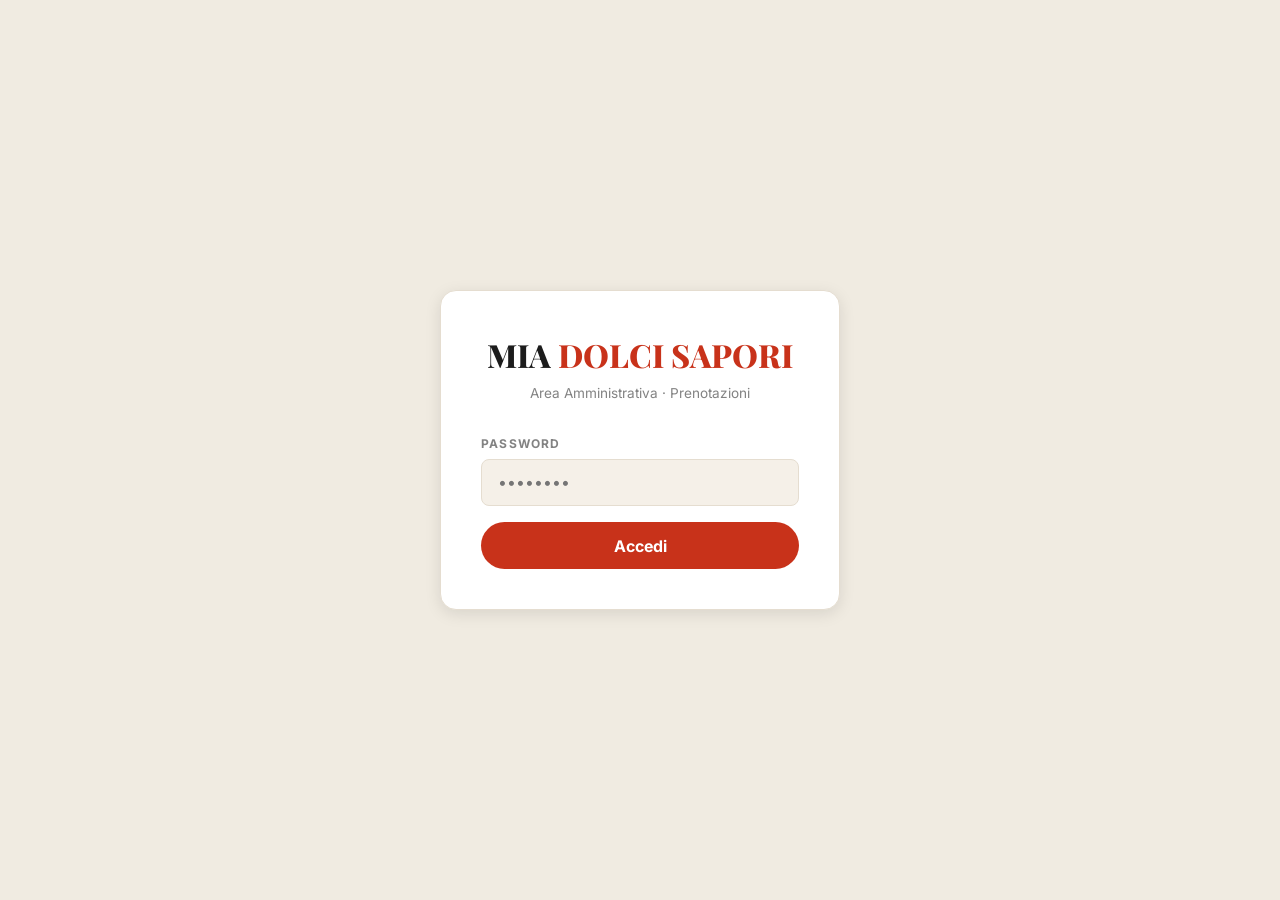
<file: admin.html>
<!DOCTYPE html>
<html lang="it">
<head>
  <meta charset="UTF-8"/>
  <meta name="viewport" content="width=device-width, initial-scale=1.0"/>
  <title>MIA DOLCI SAPORI — Admin Prenotazioni</title>
  <meta name="robots" content="noindex, nofollow"/>
  <link rel="preconnect" href="https://fonts.googleapis.com"/>
  <link rel="preconnect" href="https://fonts.gstatic.com" crossorigin/>
  <link href="https://fonts.googleapis.com/css2?family=Playfair+Display:wght@600;700;800&family=Inter:wght@400;500;600;700&display=swap" rel="stylesheet"/>
  <link rel="stylesheet" href="css/admin.css">
</head>
<body>

<div class="login-wrap" id="login-wrap">
  <div class="login-card">
    <div class="login-logo">MIA <span>DOLCI SAPORI</span></div>
    <div class="login-sub">Area Amministrativa · Prenotazioni</div>
    <label for="pwd">Password</label>
    <input type="password" id="pwd" placeholder="••••••••">
    <button class="btn-login" onclick="doLogin()">Accedi</button>
    <div class="login-error" id="login-error">Password non corretta. Riprova.</div>
  </div>
</div>

<div class="admin-wrap" id="admin-wrap">

  <header class="admin-header">
    <div>
      <div class="admin-logo">MIA <span>DOLCI SAPORI</span></div>
      <div class="admin-logo-sub">Pannello Prenotazioni</div>
    </div>
    <div class="header-right">
      <div class="day-nav">
        <button class="day-nav-btn" onclick="prevDay()">‹</button>
        <div class="day-nav-center">
          <div class="day-nav-label" id="day-label">Oggi</div>
          <div class="day-nav-full" id="day-full"></div>
        </div>
        <button class="day-nav-btn" onclick="nextDay()">›</button>
        <button class="day-nav-today" onclick="goToday()">Oggi</button>
      </div>
      <button class="btn-logout" onclick="doLogout()">Esci</button>
    </div>
  </header>

  <main class="admin-main">

    <div class="stats-row" id="stats-row">
      <div class="stat-card"><div class="s-lbl">Prenotazioni</div><div class="s-val" id="s-total">–</div></div>
      <div class="stat-card"><div class="s-lbl">In attesa</div><div class="s-val amber" id="s-new">–</div></div>
      <div class="stat-card"><div class="s-lbl">Arrivati</div><div class="s-val green" id="s-confirmed">–</div></div>
      <div class="stat-card"><div class="s-lbl">Coperti attesi</div><div class="s-val red" id="s-guests">–</div></div>
    </div>

    <div class="toolbar">
      <div class="toolbar-search">
        <span class="search-icon">🔍</span>
        <input type="text" id="search-input" placeholder="Cerca nome o telefono..." oninput="renderTable()">
      </div>
      <select id="filter-status" onchange="renderTable()">
        <option value="">Tutti gli stati</option>
        <option value="new">In attesa</option>
        <option value="confirmed">Arrivati</option>
        <option value="cancelled">Cancellate</option>
      </select>
      <div class="spacer"></div>
      <button class="btn-export" onclick="exportCSV()">⬇ Esporta CSV</button>
    </div>

    <div class="table-card">
      <div class="table-scroll">
        <table id="bookings-table">
          <thead>
            <tr>
              <th>Cliente</th>
              <th>Data</th>
              <th>Orario</th>
              <th>Pers.</th>
              <th>Stato</th>
              <th>Note</th>
              <th>Inviata il</th>
              <th>Azioni</th>
            </tr>
          </thead>
          <tbody id="table-body">
            <tr><td colspan="8"><div class="empty-state"><div class="icon">📋</div><p>Nessuna prenotazione ancora.</p></div></td></tr>
          </tbody>
        </table>
      </div>
      <div class="table-footer">
        <span id="table-count">0 prenotazioni</span>
        <span id="table-updated" style="font-style:italic;"></span>
      </div>
    </div>

  </main>
</div>

<div class="modal-overlay" id="modal-overlay" onclick="closeModal(event)">
  <div class="modal" id="modal">
    <div class="modal-header">
      <h3 id="modal-name">–</h3>
      <button class="modal-close" onclick="closeModalDirect()">✕</button>
    </div>
    <div id="modal-body"></div>
    <div class="modal-actions" id="modal-actions"></div>
  </div>
</div>

<script src="js/admin.js"></script>
</body>
</html>
</file>
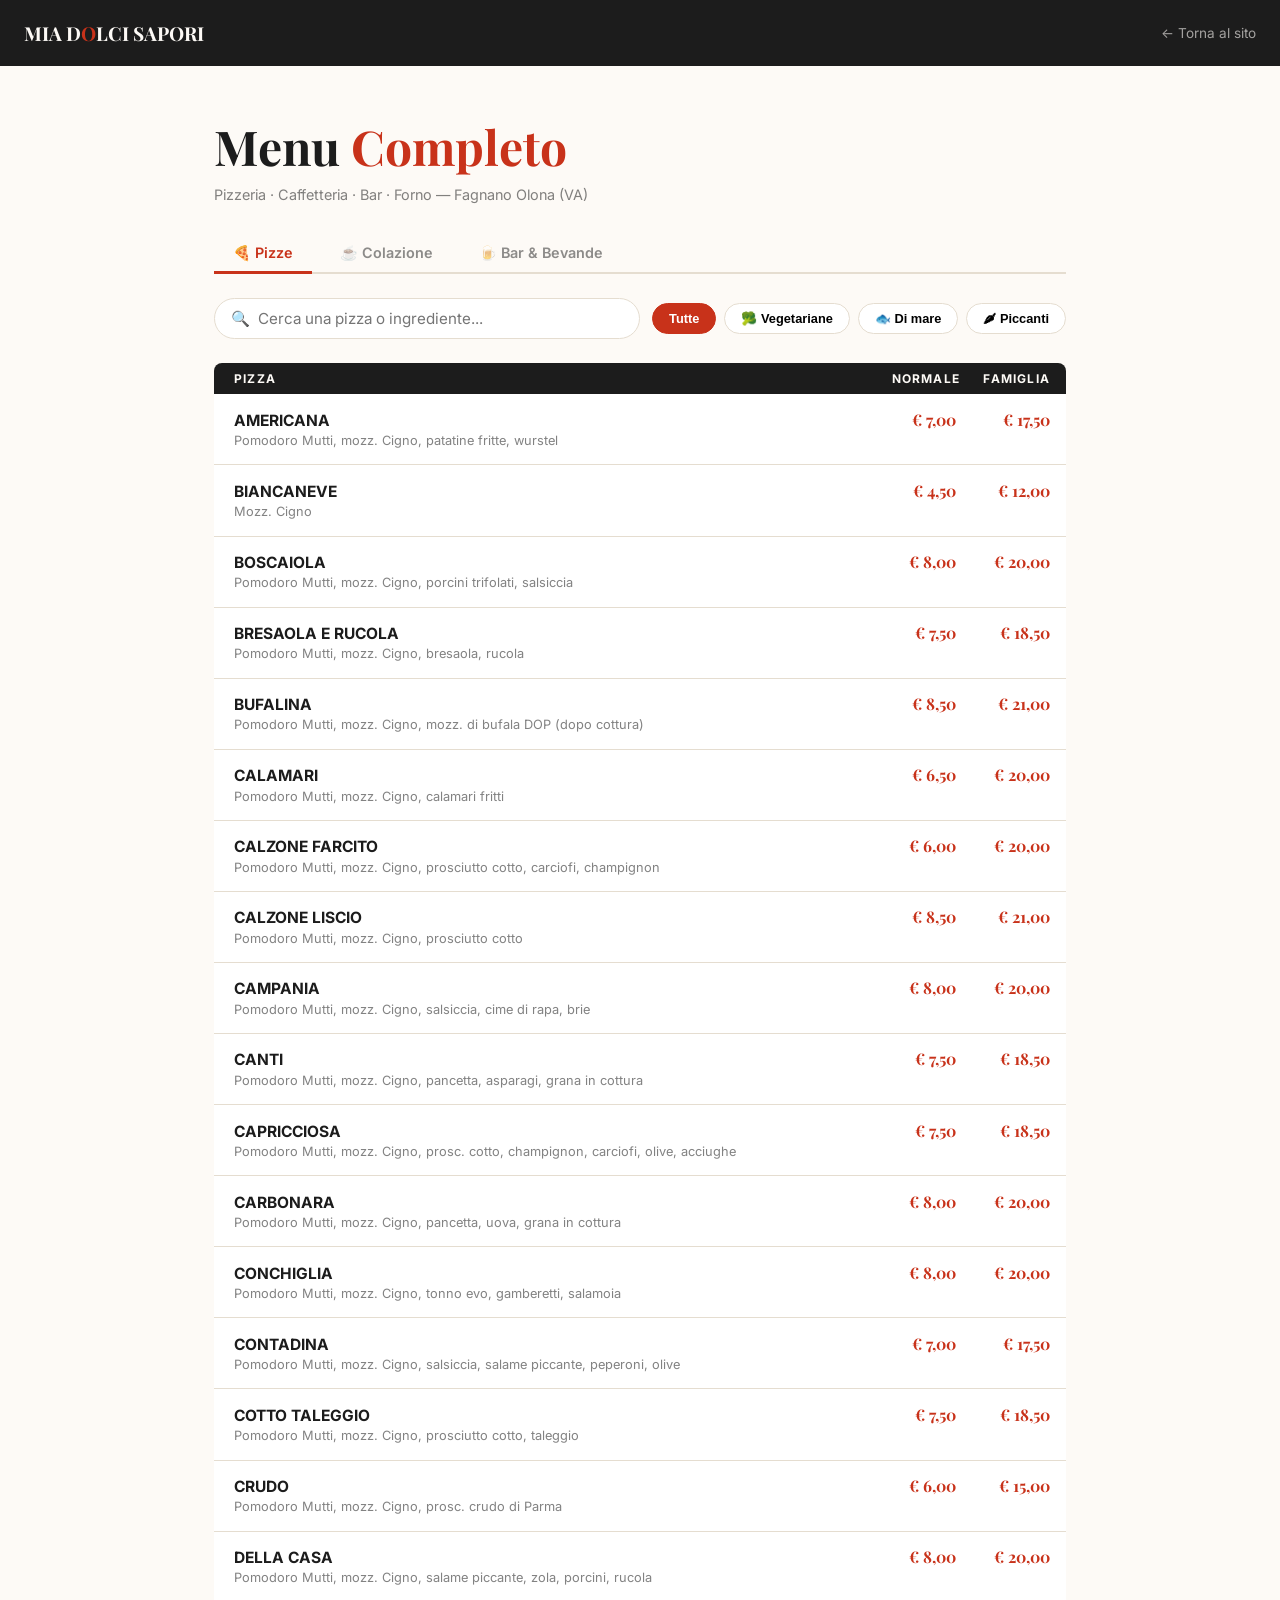
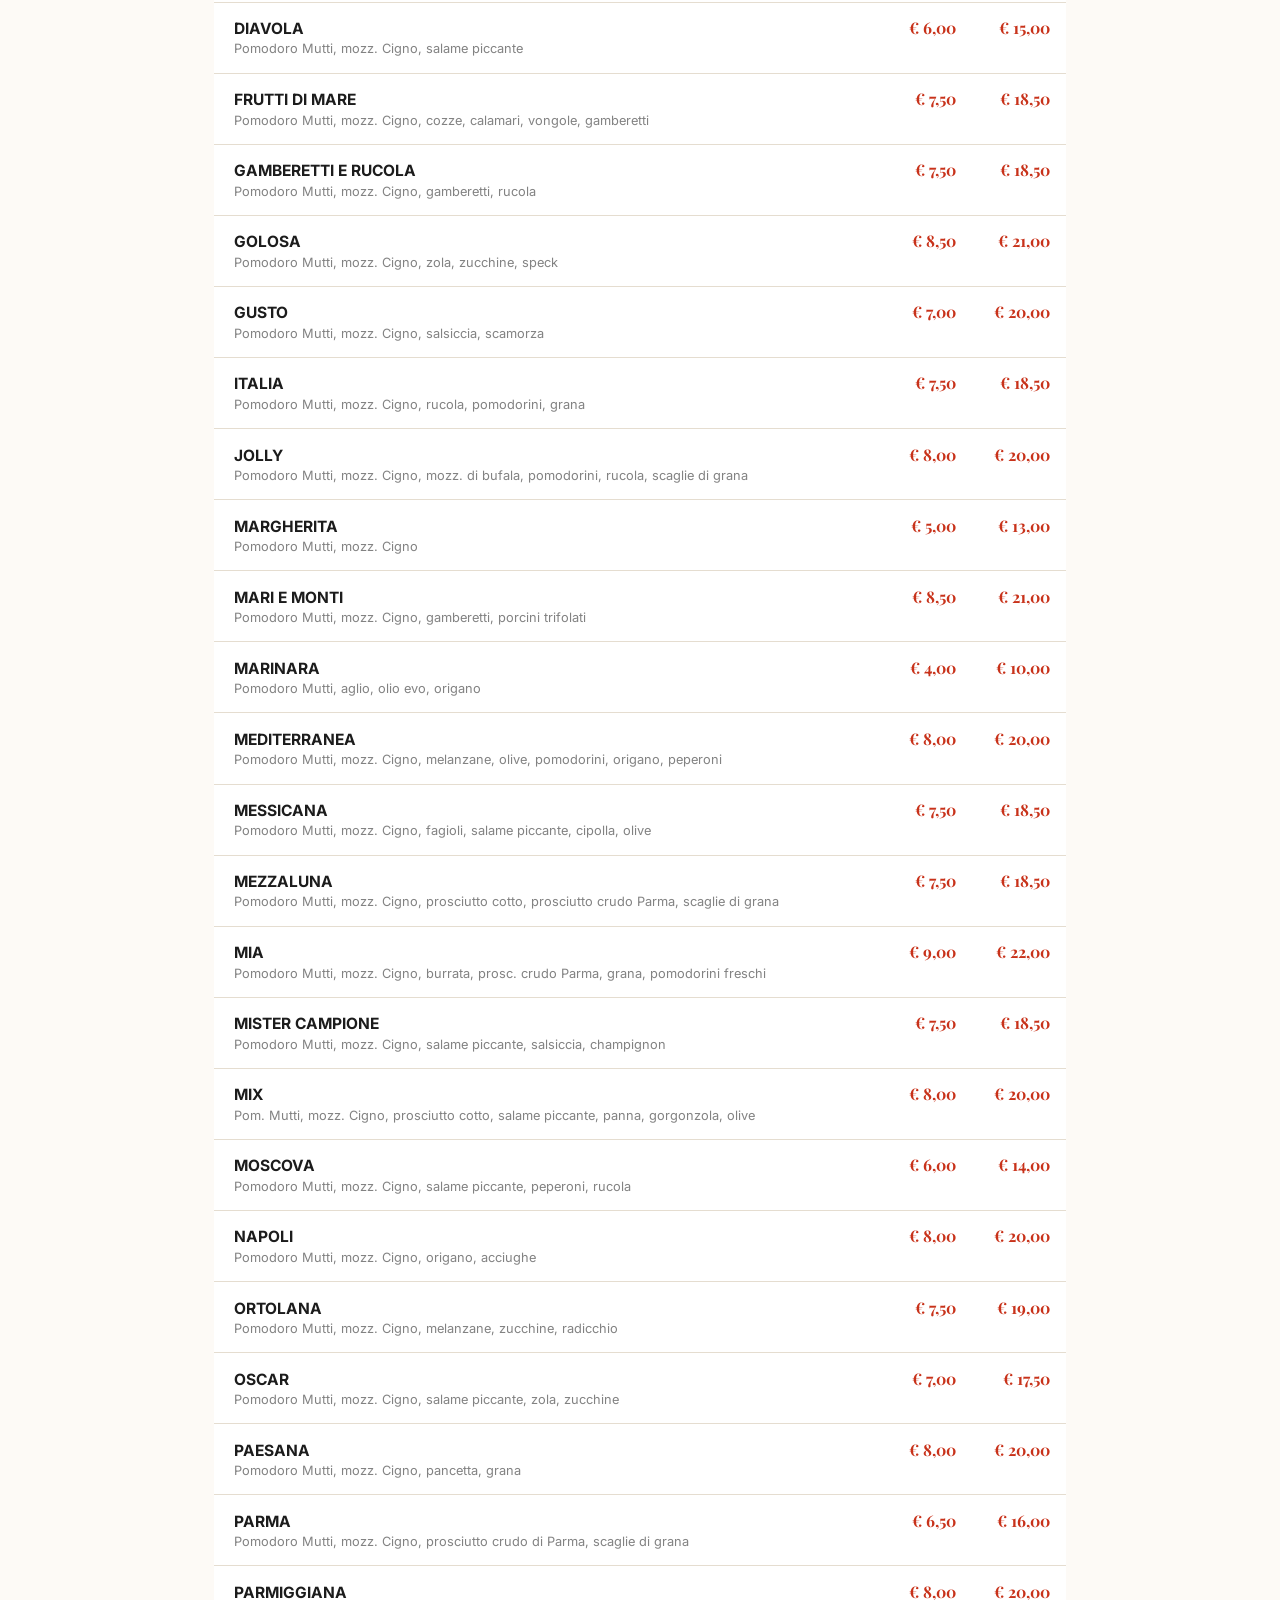
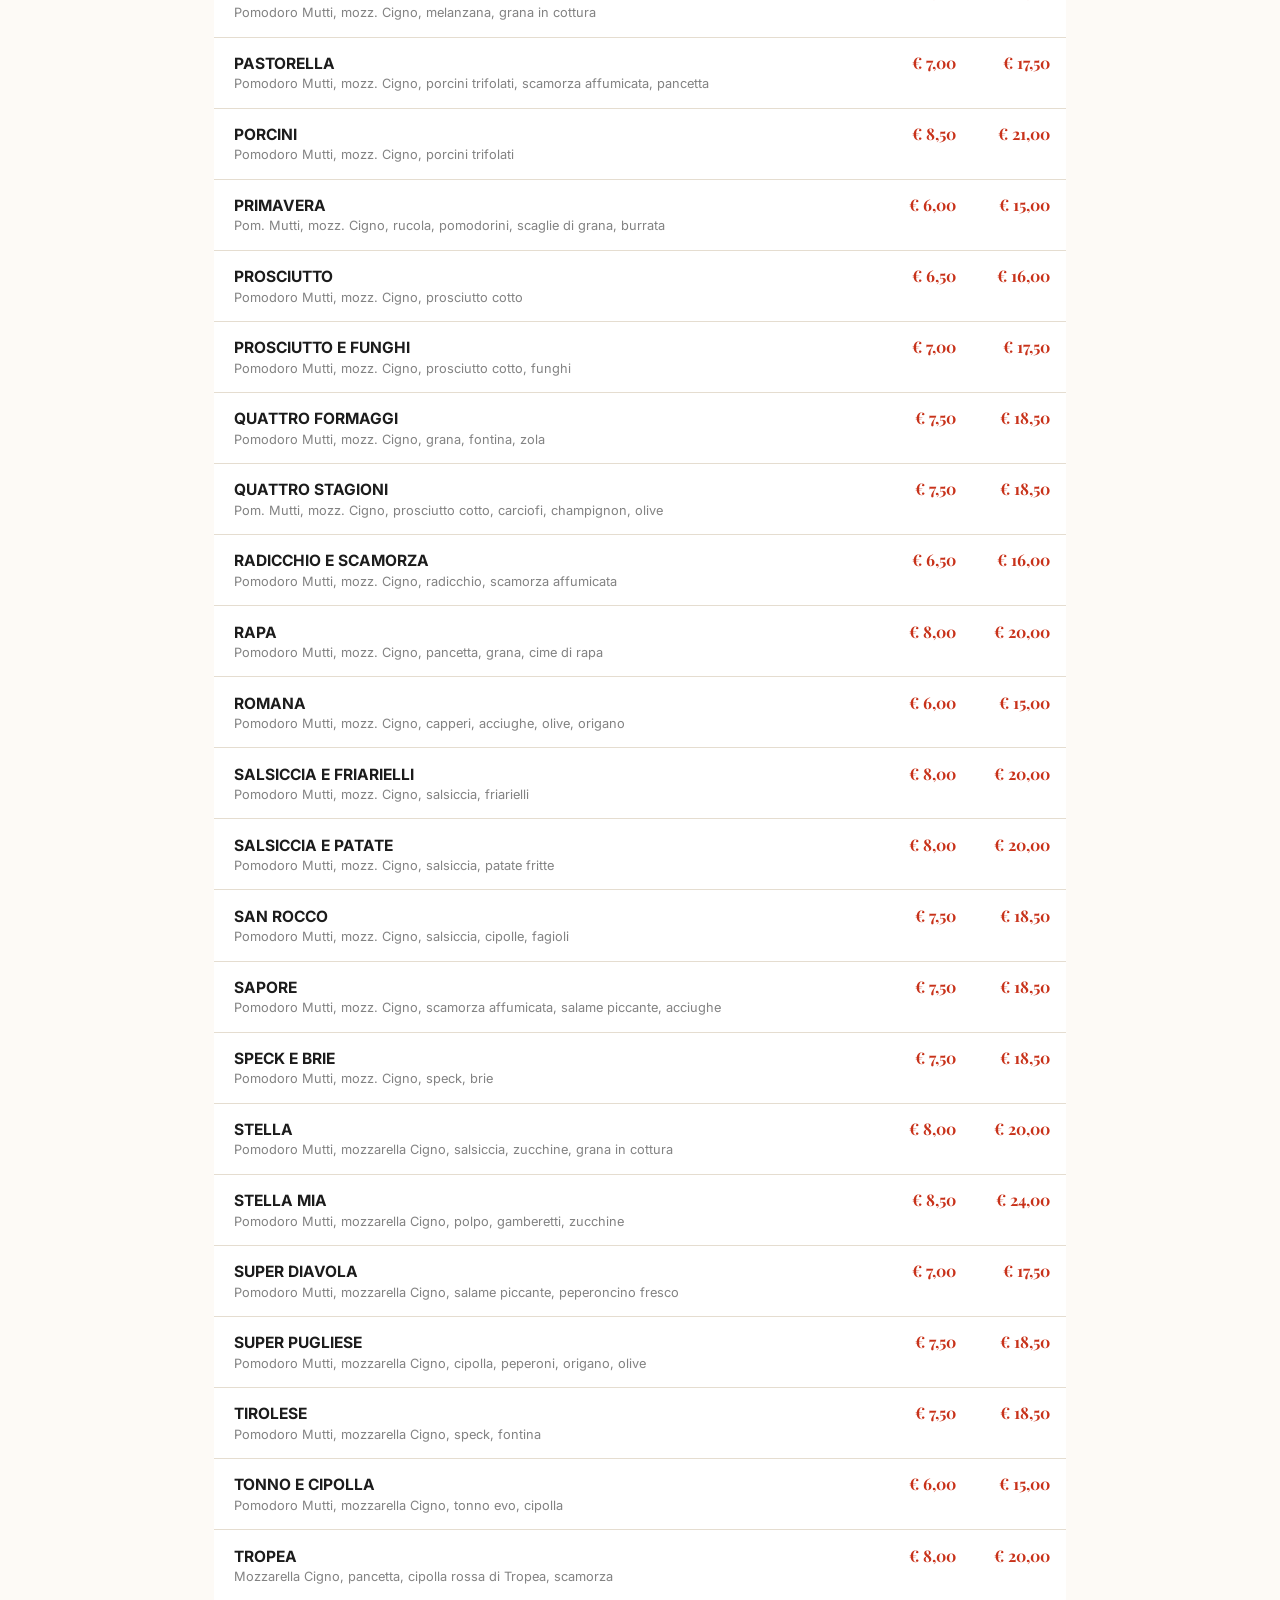
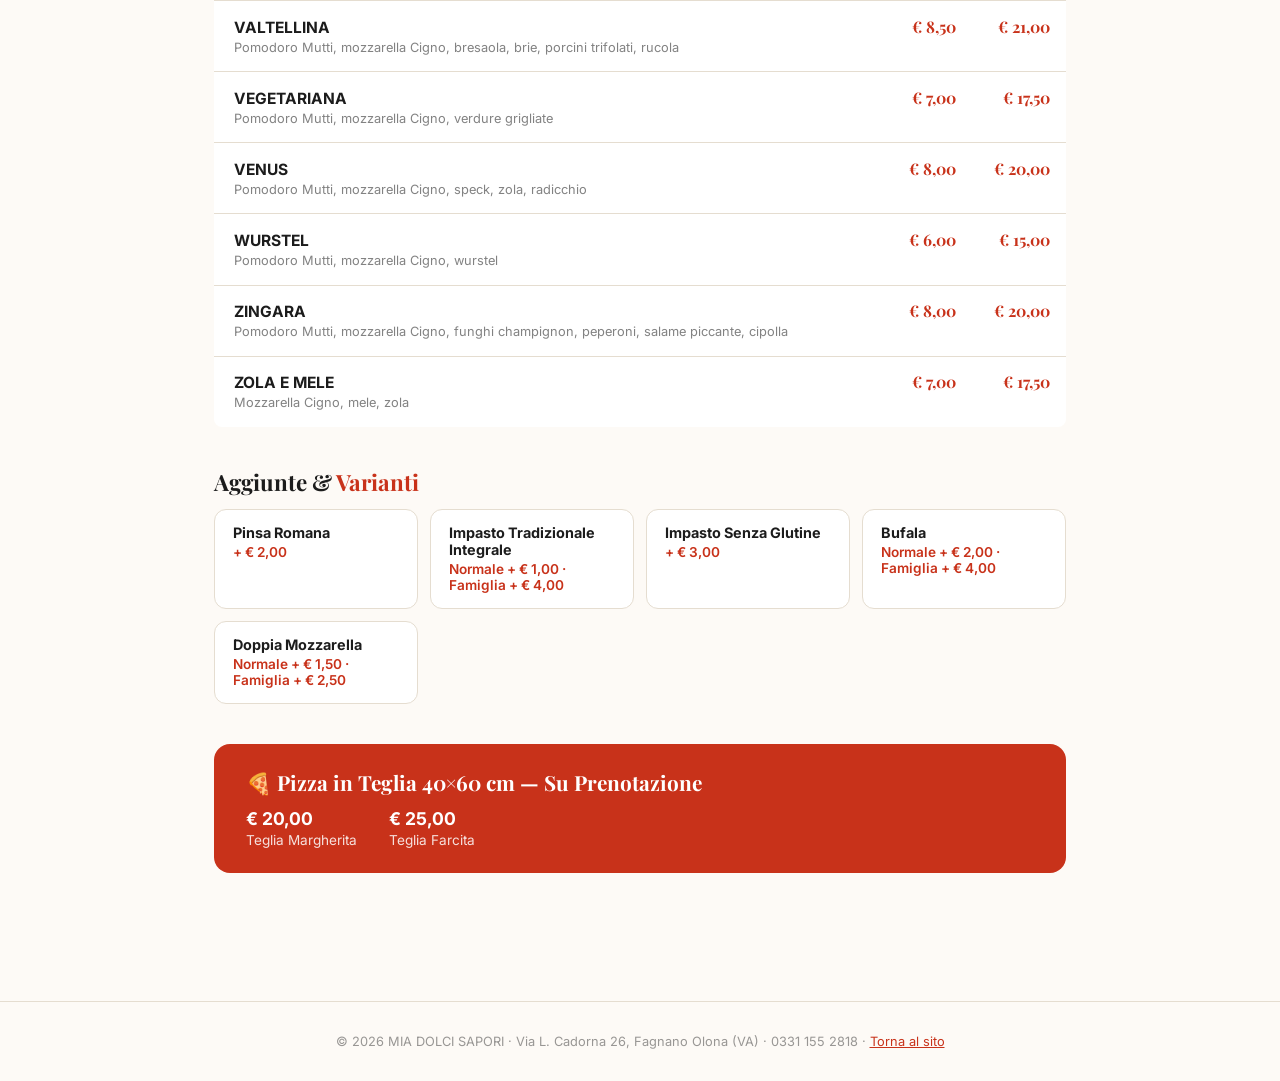
<file: menu.html>
<!DOCTYPE html>
<html lang="it">
<head>
    <meta charset="UTF-8"/>
    <meta name="viewport" content="width=device-width, initial-scale=1.0"/>
    <title>Menu Completo — MIA DOLCI SAPORI</title>
    <link href="https://fonts.googleapis.com/css2?family=Playfair+Display:wght@600;700&family=Inter:wght@400;500;600&display=swap" rel="stylesheet"/>
    <style>
        *, *::before, *::after { box-sizing: border-box; margin: 0; padding: 0; }
        body { font-family: 'Inter', sans-serif; background: #FDFAF6; color: #1C1C1C; }
        a { color: #C8321A; }

        header {
            background: #1C1C1C; padding: 1.25rem 1.5rem;
            display: flex; align-items: center; gap: 1rem;
        }
        .logo { font-family: 'Playfair Display', serif; font-size: 1.2rem; font-weight: 700; color: #FDFAF6; }
        .logo span { color: #C8321A; }
        header a { color: rgba(253,250,246,.6); font-size: .85rem; margin-left: auto; text-decoration: none; }
        header a:hover { color: #FDFAF6; }

        .page { max-width: 900px; margin-inline: auto; padding: 3rem 1.5rem 5rem; }

        h1 { font-family: 'Playfair Display', serif; font-size: clamp(2rem,5vw,3rem); color: #1C1C1C; }
        h1 span { color: #C8321A; }
        .subtitle { margin-top: .5rem; color: rgba(28,28,28,.55); font-size: .9rem; }

        .tab-nav {
            display: flex; gap: .5rem; flex-wrap: wrap;
            margin: 2rem 0 0;
            border-bottom: 2px solid #E5DDD0;
            padding-bottom: 0;
        }
        .tab-btn {
            padding: .55rem 1.2rem; border: none; background: none;
            font-family: inherit; font-size: .9rem; font-weight: 600;
            cursor: pointer; color: rgba(28,28,28,.5);
            border-bottom: 3px solid transparent; margin-bottom: -2px;
            transition: all .15s;
        }
        .tab-btn.active { color: #C8321A; border-bottom-color: #C8321A; }
        .tab-btn:hover:not(.active) { color: #1C1C1C; }

        .tab-panel { display: none; }
        .tab-panel.active { display: block; }

        .search-bar {
            margin: 1.5rem 0 1rem;
            display: flex; gap: .75rem; flex-wrap: wrap; align-items: center;
        }
        .search-bar input {
            flex: 1; min-width: 200px;
            padding: .65rem 1rem; border: 1.5px solid #E5DDD0; border-radius: 100px;
            font-family: inherit; font-size: .95rem; background: #fff; outline: none;
        }
        .search-bar input:focus { border-color: #C8321A; }
        .filter-btns { display: flex; gap: .5rem; flex-wrap: wrap; }
        .filter-btn {
            padding: .45rem 1rem; border-radius: 100px; border: 1.5px solid #E5DDD0;
            background: #fff; font-size: .8rem; font-weight: 600; cursor: pointer;
            transition: all .15s;
        }
        .filter-btn.active, .filter-btn:hover { background: #C8321A; color: #fff; border-color: #C8321A; }

        .col-header {
            display: grid; grid-template-columns: 1fr 80px 90px;
            padding: .5rem 1rem .5rem 1.25rem;
            background: #1C1C1C; color: #FDFAF6; border-radius: .5rem .5rem 0 0;
            font-size: .75rem; font-weight: 700; text-transform: uppercase; letter-spacing: .1em;
            margin-top: 1.5rem;
        }
        .col-header span:not(:first-child) { text-align: right; }
        .col-header-2 {
            display: grid; grid-template-columns: 1fr 90px;
            padding: .5rem 1rem .5rem 1.25rem;
            background: #1C1C1C; color: #FDFAF6; border-radius: .5rem .5rem 0 0;
            font-size: .75rem; font-weight: 700; text-transform: uppercase; letter-spacing: .1em;
            margin-top: 1.5rem;
        }
        .col-header-2 span:last-child { text-align: right; }

        .menu-list { list-style: none; }
        .menu-item {
            display: grid; grid-template-columns: 1fr 80px 90px;
            align-items: baseline; gap: .25rem;
            padding: .9rem 1rem .9rem 1.25rem;
            border-bottom: 1px solid #E5DDD0;
            background: #fff;
            transition: background .15s;
        }
        .menu-item-2 {
            display: grid; grid-template-columns: 1fr 90px;
            align-items: baseline; gap: .25rem;
            padding: .9rem 1rem .9rem 1.25rem;
            border-bottom: 1px solid #E5DDD0;
            background: #fff;
            transition: background .15s;
        }
        .menu-item:last-child, .menu-item-2:last-child { border-bottom: none; border-radius: 0 0 .5rem .5rem; }
        .menu-item:hover, .menu-item-2:hover { background: #F5F0E8; }
        .menu-item.hidden { display: none; }

        .item-name { font-weight: 700; font-size: .97rem; color: #1C1C1C; }
        .item-desc { font-size: .8rem; color: rgba(28,28,28,.55); margin-top: .15rem; line-height: 1.4; }
        .price { font-family: 'Playfair Display', serif; font-weight: 700; font-size: 1rem; color: #C8321A; text-align: right; }

        .section-title {
            margin-top: 2.5rem; margin-bottom: .75rem;
            font-family: 'Playfair Display', serif; font-size: 1.4rem; font-weight: 700;
            color: #1C1C1C;
        }
        .section-title span { color: #C8321A; }

        .extras-grid {
            display: grid; grid-template-columns: repeat(auto-fit, minmax(200px, 1fr)); gap: .75rem;
            margin-top: .75rem;
        }
        .extra-card {
            background: #fff; border: 1px solid #E5DDD0; border-radius: .75rem;
            padding: .9rem 1.1rem;
        }
        .extra-name { font-weight: 700; font-size: .9rem; color: #1C1C1C; }
        .extra-price { font-size: .85rem; color: #C8321A; font-weight: 600; margin-top: .2rem; }

        .teglia-banner {
            margin-top: 2.5rem; background: #C8321A; color: #fff;
            border-radius: 1rem; padding: 1.5rem 2rem;
        }
        .teglia-banner h2 { font-family: 'Playfair Display', serif; font-size: 1.3rem; margin-bottom: .75rem; }
        .teglia-grid { display: flex; gap: 2rem; flex-wrap: wrap; }
        .teglia-item strong { display: block; font-size: 1.1rem; }
        .teglia-item span { font-size: .85rem; opacity: .85; }

        .no-results { padding: 2rem; text-align: center; color: rgba(28,28,28,.45); font-style: italic; }

        .bar-grid {
            display: grid; grid-template-columns: repeat(auto-fit, minmax(260px, 1fr)); gap: 1.5rem;
            margin-top: .5rem;
        }

        footer { text-align: center; padding: 2rem 1rem; font-size: .8rem; color: rgba(28,28,28,.45); border-top: 1px solid #E5DDD0; margin-top: 3rem; }
    </style>
</head>
<body>

<header>
    <div class="logo">MIA D<span>O</span>LCI SAPORI</div>
    <a href="index.html">← Torna al sito</a>
</header>

<div class="page">
    <h1>Menu <span>Completo</span></h1>
    <p class="subtitle">Pizzeria · Caffetteria · Bar · Forno — Fagnano Olona (VA)</p>

    <nav class="tab-nav">
        <button class="tab-btn active" onclick="showTab('pizze', this)">🍕 Pizze</button>
        <button class="tab-btn" onclick="showTab('colazione', this)">☕ Colazione</button>
        <button class="tab-btn" onclick="showTab('bar', this)">🍺 Bar &amp; Bevande</button>
    </nav>

    <!-- ===== TAB PIZZE ===== -->
    <div class="tab-panel active" id="tab-pizze">
        <div class="search-bar">
            <input type="text" id="searchInput" placeholder="🔍  Cerca una pizza o ingrediente..." oninput="filterMenu()"/>
            <div class="filter-btns">
                <button class="filter-btn active" onclick="filterTag('all', this)">Tutte</button>
                <button class="filter-btn" onclick="filterTag('vegetariana', this)">🥦 Vegetariane</button>
                <button class="filter-btn" onclick="filterTag('mare', this)">🐟 Di mare</button>
                <button class="filter-btn" onclick="filterTag('piccante', this)">🌶 Piccanti</button>
            </div>
        </div>

        <div class="col-header">
            <span>Pizza</span><span style="text-align:right">Normale</span><span style="text-align:right">Famiglia</span>
        </div>

        <ul class="menu-list" id="menuList">
            <li class="menu-item" data-tags="carne"><div><div class="item-name">AMERICANA</div><div class="item-desc">Pomodoro Mutti, mozz. Cigno, patatine fritte, wurstel</div></div><div class="price">€ 7,00</div><div class="price">€ 17,50</div></li>
            <li class="menu-item" data-tags="vegetariana bianca"><div><div class="item-name">BIANCANEVE</div><div class="item-desc">Mozz. Cigno</div></div><div class="price">€ 4,50</div><div class="price">€ 12,00</div></li>
            <li class="menu-item" data-tags="carne funghi"><div><div class="item-name">BOSCAIOLA</div><div class="item-desc">Pomodoro Mutti, mozz. Cigno, porcini trifolati, salsiccia</div></div><div class="price">€ 8,00</div><div class="price">€ 20,00</div></li>
            <li class="menu-item" data-tags="carne"><div><div class="item-name">BRESAOLA E RUCOLA</div><div class="item-desc">Pomodoro Mutti, mozz. Cigno, bresaola, rucola</div></div><div class="price">€ 7,50</div><div class="price">€ 18,50</div></li>
            <li class="menu-item" data-tags=""><div><div class="item-name">BUFALINA</div><div class="item-desc">Pomodoro Mutti, mozz. Cigno, mozz. di bufala DOP (dopo cottura)</div></div><div class="price">€ 8,50</div><div class="price">€ 21,00</div></li>
            <li class="menu-item" data-tags="mare"><div><div class="item-name">CALAMARI</div><div class="item-desc">Pomodoro Mutti, mozz. Cigno, calamari fritti</div></div><div class="price">€ 6,50</div><div class="price">€ 20,00</div></li>
            <li class="menu-item" data-tags="carne calzone"><div><div class="item-name">CALZONE FARCITO</div><div class="item-desc">Pomodoro Mutti, mozz. Cigno, prosciutto cotto, carciofi, champignon</div></div><div class="price">€ 6,00</div><div class="price">€ 20,00</div></li>
            <li class="menu-item" data-tags="carne calzone"><div><div class="item-name">CALZONE LISCIO</div><div class="item-desc">Pomodoro Mutti, mozz. Cigno, prosciutto cotto</div></div><div class="price">€ 8,50</div><div class="price">€ 21,00</div></li>
            <li class="menu-item" data-tags="carne"><div><div class="item-name">CAMPANIA</div><div class="item-desc">Pomodoro Mutti, mozz. Cigno, salsiccia, cime di rapa, brie</div></div><div class="price">€ 8,00</div><div class="price">€ 20,00</div></li>
            <li class="menu-item" data-tags="carne"><div><div class="item-name">CANTI</div><div class="item-desc">Pomodoro Mutti, mozz. Cigno, pancetta, asparagi, grana in cottura</div></div><div class="price">€ 7,50</div><div class="price">€ 18,50</div></li>
            <li class="menu-item" data-tags="carne"><div><div class="item-name">CAPRICCIOSA</div><div class="item-desc">Pomodoro Mutti, mozz. Cigno, prosc. cotto, champignon, carciofi, olive, acciughe</div></div><div class="price">€ 7,50</div><div class="price">€ 18,50</div></li>
            <li class="menu-item" data-tags="carne"><div><div class="item-name">CARBONARA</div><div class="item-desc">Pomodoro Mutti, mozz. Cigno, pancetta, uova, grana in cottura</div></div><div class="price">€ 8,00</div><div class="price">€ 20,00</div></li>
            <li class="menu-item" data-tags="mare"><div><div class="item-name">CONCHIGLIA</div><div class="item-desc">Pomodoro Mutti, mozz. Cigno, tonno evo, gamberetti, salamoia</div></div><div class="price">€ 8,00</div><div class="price">€ 20,00</div></li>
            <li class="menu-item" data-tags="carne piccante"><div><div class="item-name">CONTADINA</div><div class="item-desc">Pomodoro Mutti, mozz. Cigno, salsiccia, salame piccante, peperoni, olive</div></div><div class="price">€ 7,00</div><div class="price">€ 17,50</div></li>
            <li class="menu-item" data-tags="carne"><div><div class="item-name">COTTO TALEGGIO</div><div class="item-desc">Pomodoro Mutti, mozz. Cigno, prosciutto cotto, taleggio</div></div><div class="price">€ 7,50</div><div class="price">€ 18,50</div></li>
            <li class="menu-item" data-tags="carne"><div><div class="item-name">CRUDO</div><div class="item-desc">Pomodoro Mutti, mozz. Cigno, prosc. crudo di Parma</div></div><div class="price">€ 6,00</div><div class="price">€ 15,00</div></li>
            <li class="menu-item" data-tags="carne piccante"><div><div class="item-name">DELLA CASA</div><div class="item-desc">Pomodoro Mutti, mozz. Cigno, salame piccante, zola, porcini, rucola</div></div><div class="price">€ 8,00</div><div class="price">€ 20,00</div></li>
            <li class="menu-item" data-tags="carne piccante"><div><div class="item-name">DIAVOLA</div><div class="item-desc">Pomodoro Mutti, mozz. Cigno, salame piccante</div></div><div class="price">€ 6,00</div><div class="price">€ 15,00</div></li>
            <li class="menu-item" data-tags="mare"><div><div class="item-name">FRUTTI DI MARE</div><div class="item-desc">Pomodoro Mutti, mozz. Cigno, cozze, calamari, vongole, gamberetti</div></div><div class="price">€ 7,50</div><div class="price">€ 18,50</div></li>
            <li class="menu-item" data-tags="mare"><div><div class="item-name">GAMBERETTI E RUCOLA</div><div class="item-desc">Pomodoro Mutti, mozz. Cigno, gamberetti, rucola</div></div><div class="price">€ 7,50</div><div class="price">€ 18,50</div></li>
            <li class="menu-item" data-tags="vegetariana"><div><div class="item-name">GOLOSA</div><div class="item-desc">Pomodoro Mutti, mozz. Cigno, zola, zucchine, speck</div></div><div class="price">€ 8,50</div><div class="price">€ 21,00</div></li>
            <li class="menu-item" data-tags="carne"><div><div class="item-name">GUSTO</div><div class="item-desc">Pomodoro Mutti, mozz. Cigno, salsiccia, scamorza</div></div><div class="price">€ 7,00</div><div class="price">€ 20,00</div></li>
            <li class="menu-item" data-tags="vegetariana"><div><div class="item-name">ITALIA</div><div class="item-desc">Pomodoro Mutti, mozz. Cigno, rucola, pomodorini, grana</div></div><div class="price">€ 7,50</div><div class="price">€ 18,50</div></li>
            <li class="menu-item" data-tags="mare"><div><div class="item-name">JOLLY</div><div class="item-desc">Pomodoro Mutti, mozz. Cigno, mozz. di bufala, pomodorini, rucola, scaglie di grana</div></div><div class="price">€ 8,00</div><div class="price">€ 20,00</div></li>
            <li class="menu-item" data-tags="vegetariana"><div><div class="item-name">MARGHERITA</div><div class="item-desc">Pomodoro Mutti, mozz. Cigno</div></div><div class="price">€ 5,00</div><div class="price">€ 13,00</div></li>
            <li class="menu-item" data-tags="mare funghi"><div><div class="item-name">MARI E MONTI</div><div class="item-desc">Pomodoro Mutti, mozz. Cigno, gamberetti, porcini trifolati</div></div><div class="price">€ 8,50</div><div class="price">€ 21,00</div></li>
            <li class="menu-item" data-tags="vegetariana"><div><div class="item-name">MARINARA</div><div class="item-desc">Pomodoro Mutti, aglio, olio evo, origano</div></div><div class="price">€ 4,00</div><div class="price">€ 10,00</div></li>
            <li class="menu-item" data-tags="vegetariana"><div><div class="item-name">MEDITERRANEA</div><div class="item-desc">Pomodoro Mutti, mozz. Cigno, melanzane, olive, pomodorini, origano, peperoni</div></div><div class="price">€ 8,00</div><div class="price">€ 20,00</div></li>
            <li class="menu-item" data-tags="carne piccante"><div><div class="item-name">MESSICANA</div><div class="item-desc">Pomodoro Mutti, mozz. Cigno, fagioli, salame piccante, cipolla, olive</div></div><div class="price">€ 7,50</div><div class="price">€ 18,50</div></li>
            <li class="menu-item" data-tags="carne"><div><div class="item-name">MEZZALUNA</div><div class="item-desc">Pomodoro Mutti, mozz. Cigno, prosciutto cotto, prosciutto crudo Parma, scaglie di grana</div></div><div class="price">€ 7,50</div><div class="price">€ 18,50</div></li>
            <li class="menu-item" data-tags="carne"><div><div class="item-name">MIA</div><div class="item-desc">Pomodoro Mutti, mozz. Cigno, burrata, prosc. crudo Parma, grana, pomodorini freschi</div></div><div class="price">€ 9,00</div><div class="price">€ 22,00</div></li>
            <li class="menu-item" data-tags="carne piccante funghi"><div><div class="item-name">MISTER CAMPIONE</div><div class="item-desc">Pomodoro Mutti, mozz. Cigno, salame piccante, salsiccia, champignon</div></div><div class="price">€ 7,50</div><div class="price">€ 18,50</div></li>
            <li class="menu-item" data-tags="carne piccante"><div><div class="item-name">MIX</div><div class="item-desc">Pom. Mutti, mozz. Cigno, prosciutto cotto, salame piccante, panna, gorgonzola, olive</div></div><div class="price">€ 8,00</div><div class="price">€ 20,00</div></li>
            <li class="menu-item" data-tags="carne piccante"><div><div class="item-name">MOSCOVA</div><div class="item-desc">Pomodoro Mutti, mozz. Cigno, salame piccante, peperoni, rucola</div></div><div class="price">€ 6,00</div><div class="price">€ 14,00</div></li>
            <li class="menu-item" data-tags="mare"><div><div class="item-name">NAPOLI</div><div class="item-desc">Pomodoro Mutti, mozz. Cigno, origano, acciughe</div></div><div class="price">€ 8,00</div><div class="price">€ 20,00</div></li>
            <li class="menu-item" data-tags="vegetariana"><div><div class="item-name">ORTOLANA</div><div class="item-desc">Pomodoro Mutti, mozz. Cigno, melanzane, zucchine, radicchio</div></div><div class="price">€ 7,50</div><div class="price">€ 19,00</div></li>
            <li class="menu-item" data-tags="carne piccante"><div><div class="item-name">OSCAR</div><div class="item-desc">Pomodoro Mutti, mozz. Cigno, salame piccante, zola, zucchine</div></div><div class="price">€ 7,00</div><div class="price">€ 17,50</div></li>
            <li class="menu-item" data-tags="carne"><div><div class="item-name">PAESANA</div><div class="item-desc">Pomodoro Mutti, mozz. Cigno, pancetta, grana</div></div><div class="price">€ 8,00</div><div class="price">€ 20,00</div></li>
            <li class="menu-item" data-tags="carne"><div><div class="item-name">PARMA</div><div class="item-desc">Pomodoro Mutti, mozz. Cigno, prosciutto crudo di Parma, scaglie di grana</div></div><div class="price">€ 6,50</div><div class="price">€ 16,00</div></li>
            <li class="menu-item" data-tags="vegetariana"><div><div class="item-name">PARMIGGIANA</div><div class="item-desc">Pomodoro Mutti, mozz. Cigno, melanzana, grana in cottura</div></div><div class="price">€ 8,00</div><div class="price">€ 20,00</div></li>
            <li class="menu-item" data-tags="carne funghi"><div><div class="item-name">PASTORELLA</div><div class="item-desc">Pomodoro Mutti, mozz. Cigno, porcini trifolati, scamorza affumicata, pancetta</div></div><div class="price">€ 7,00</div><div class="price">€ 17,50</div></li>
            <li class="menu-item" data-tags="funghi"><div><div class="item-name">PORCINI</div><div class="item-desc">Pomodoro Mutti, mozz. Cigno, porcini trifolati</div></div><div class="price">€ 8,50</div><div class="price">€ 21,00</div></li>
            <li class="menu-item" data-tags="vegetariana"><div><div class="item-name">PRIMAVERA</div><div class="item-desc">Pom. Mutti, mozz. Cigno, rucola, pomodorini, scaglie di grana, burrata</div></div><div class="price">€ 6,00</div><div class="price">€ 15,00</div></li>
            <li class="menu-item" data-tags="carne"><div><div class="item-name">PROSCIUTTO</div><div class="item-desc">Pomodoro Mutti, mozz. Cigno, prosciutto cotto</div></div><div class="price">€ 6,50</div><div class="price">€ 16,00</div></li>
            <li class="menu-item" data-tags="carne funghi"><div><div class="item-name">PROSCIUTTO E FUNGHI</div><div class="item-desc">Pomodoro Mutti, mozz. Cigno, prosciutto cotto, funghi</div></div><div class="price">€ 7,00</div><div class="price">€ 17,50</div></li>
            <li class="menu-item" data-tags="vegetariana"><div><div class="item-name">QUATTRO FORMAGGI</div><div class="item-desc">Pomodoro Mutti, mozz. Cigno, grana, fontina, zola</div></div><div class="price">€ 7,50</div><div class="price">€ 18,50</div></li>
            <li class="menu-item" data-tags="carne funghi"><div><div class="item-name">QUATTRO STAGIONI</div><div class="item-desc">Pom. Mutti, mozz. Cigno, prosciutto cotto, carciofi, champignon, olive</div></div><div class="price">€ 7,50</div><div class="price">€ 18,50</div></li>
            <li class="menu-item" data-tags="vegetariana"><div><div class="item-name">RADICCHIO E SCAMORZA</div><div class="item-desc">Pomodoro Mutti, mozz. Cigno, radicchio, scamorza affumicata</div></div><div class="price">€ 6,50</div><div class="price">€ 16,00</div></li>
            <li class="menu-item" data-tags="carne"><div><div class="item-name">RAPA</div><div class="item-desc">Pomodoro Mutti, mozz. Cigno, pancetta, grana, cime di rapa</div></div><div class="price">€ 8,00</div><div class="price">€ 20,00</div></li>
            <li class="menu-item" data-tags="mare"><div><div class="item-name">ROMANA</div><div class="item-desc">Pomodoro Mutti, mozz. Cigno, capperi, acciughe, olive, origano</div></div><div class="price">€ 6,00</div><div class="price">€ 15,00</div></li>
            <li class="menu-item" data-tags="carne"><div><div class="item-name">SALSICCIA E FRIARIELLI</div><div class="item-desc">Pomodoro Mutti, mozz. Cigno, salsiccia, friarielli</div></div><div class="price">€ 8,00</div><div class="price">€ 20,00</div></li>
            <li class="menu-item" data-tags="carne"><div><div class="item-name">SALSICCIA E PATATE</div><div class="item-desc">Pomodoro Mutti, mozz. Cigno, salsiccia, patate fritte</div></div><div class="price">€ 8,00</div><div class="price">€ 20,00</div></li>
            <li class="menu-item" data-tags="carne"><div><div class="item-name">SAN ROCCO</div><div class="item-desc">Pomodoro Mutti, mozz. Cigno, salsiccia, cipolle, fagioli</div></div><div class="price">€ 7,50</div><div class="price">€ 18,50</div></li>
            <li class="menu-item" data-tags="carne piccante mare"><div><div class="item-name">SAPORE</div><div class="item-desc">Pomodoro Mutti, mozz. Cigno, scamorza affumicata, salame piccante, acciughe</div></div><div class="price">€ 7,50</div><div class="price">€ 18,50</div></li>
            <li class="menu-item" data-tags="carne"><div><div class="item-name">SPECK E BRIE</div><div class="item-desc">Pomodoro Mutti, mozz. Cigno, speck, brie</div></div><div class="price">€ 7,50</div><div class="price">€ 18,50</div></li>
            <li class="menu-item" data-tags="carne"><div><div class="item-name">STELLA</div><div class="item-desc">Pomodoro Mutti, mozzarella Cigno, salsiccia, zucchine, grana in cottura</div></div><div class="price">€ 8,00</div><div class="price">€ 20,00</div></li>
            <li class="menu-item" data-tags="mare"><div><div class="item-name">STELLA MIA</div><div class="item-desc">Pomodoro Mutti, mozzarella Cigno, polpo, gamberetti, zucchine</div></div><div class="price">€ 8,50</div><div class="price">€ 24,00</div></li>
            <li class="menu-item" data-tags="carne piccante"><div><div class="item-name">SUPER DIAVOLA</div><div class="item-desc">Pomodoro Mutti, mozzarella Cigno, salame piccante, peperoncino fresco</div></div><div class="price">€ 7,00</div><div class="price">€ 17,50</div></li>
            <li class="menu-item" data-tags="vegetariana mare"><div><div class="item-name">SUPER PUGLIESE</div><div class="item-desc">Pomodoro Mutti, mozzarella Cigno, cipolla, peperoni, origano, olive</div></div><div class="price">€ 7,50</div><div class="price">€ 18,50</div></li>
            <li class="menu-item" data-tags="carne"><div><div class="item-name">TIROLESE</div><div class="item-desc">Pomodoro Mutti, mozzarella Cigno, speck, fontina</div></div><div class="price">€ 7,50</div><div class="price">€ 18,50</div></li>
            <li class="menu-item" data-tags="mare"><div><div class="item-name">TONNO E CIPOLLA</div><div class="item-desc">Pomodoro Mutti, mozzarella Cigno, tonno evo, cipolla</div></div><div class="price">€ 6,00</div><div class="price">€ 15,00</div></li>
            <li class="menu-item" data-tags="carne bianca"><div><div class="item-name">TROPEA</div><div class="item-desc">Mozzarella Cigno, pancetta, cipolla rossa di Tropea, scamorza</div></div><div class="price">€ 8,00</div><div class="price">€ 20,00</div></li>
            <li class="menu-item" data-tags="carne"><div><div class="item-name">VALTELLINA</div><div class="item-desc">Pomodoro Mutti, mozzarella Cigno, bresaola, brie, porcini trifolati, rucola</div></div><div class="price">€ 8,50</div><div class="price">€ 21,00</div></li>
            <li class="menu-item" data-tags="vegetariana"><div><div class="item-name">VEGETARIANA</div><div class="item-desc">Pomodoro Mutti, mozzarella Cigno, verdure grigliate</div></div><div class="price">€ 7,00</div><div class="price">€ 17,50</div></li>
            <li class="menu-item" data-tags="carne"><div><div class="item-name">VENUS</div><div class="item-desc">Pomodoro Mutti, mozzarella Cigno, speck, zola, radicchio</div></div><div class="price">€ 8,00</div><div class="price">€ 20,00</div></li>
            <li class="menu-item" data-tags="carne"><div><div class="item-name">WURSTEL</div><div class="item-desc">Pomodoro Mutti, mozzarella Cigno, wurstel</div></div><div class="price">€ 6,00</div><div class="price">€ 15,00</div></li>
            <li class="menu-item" data-tags="carne piccante funghi"><div><div class="item-name">ZINGARA</div><div class="item-desc">Pomodoro Mutti, mozzarella Cigno, funghi champignon, peperoni, salame piccante, cipolla</div></div><div class="price">€ 8,00</div><div class="price">€ 20,00</div></li>
            <li class="menu-item" data-tags="vegetariana bianca"><div><div class="item-name">ZOLA E MELE</div><div class="item-desc">Mozzarella Cigno, mele, zola</div></div><div class="price">€ 7,00</div><div class="price">€ 17,50</div></li>
        </ul>
        <div class="no-results" id="noResults" style="display:none;">Nessuna pizza trovata 🍕</div>

        <h2 class="section-title">Aggiunte &amp; <span>Varianti</span></h2>
        <div class="extras-grid">
            <div class="extra-card"><div class="extra-name">Pinsa Romana</div><div class="extra-price">+ € 2,00</div></div>
            <div class="extra-card"><div class="extra-name">Impasto Tradizionale Integrale</div><div class="extra-price">Normale + € 1,00 · Famiglia + € 4,00</div></div>
            <div class="extra-card"><div class="extra-name">Impasto Senza Glutine</div><div class="extra-price">+ € 3,00</div></div>
            <div class="extra-card"><div class="extra-name">Bufala</div><div class="extra-price">Normale + € 2,00 · Famiglia + € 4,00</div></div>
            <div class="extra-card"><div class="extra-name">Doppia Mozzarella</div><div class="extra-price">Normale + € 1,50 · Famiglia + € 2,50</div></div>
        </div>

        <div class="teglia-banner">
            <h2>🍕 Pizza in Teglia 40×60 cm — Su Prenotazione</h2>
            <div class="teglia-grid">
                <div class="teglia-item"><strong>€ 20,00</strong><span>Teglia Margherita</span></div>
                <div class="teglia-item"><strong>€ 25,00</strong><span>Teglia Farcita</span></div>
            </div>
        </div>
    </div>

    <!-- ===== TAB COLAZIONE ===== -->
    <div class="tab-panel" id="tab-colazione">

        <h2 class="section-title" style="margin-top:1.5rem">☕ <span>Caffetteria</span></h2>
        <div class="col-header-2"><span>Prodotto</span><span>Prezzo</span></div>
        <ul class="menu-list">
            <li class="menu-item-2"><div><div class="item-name">Caffè</div></div><div class="price">€ 1,00</div></li>
            <li class="menu-item-2"><div><div class="item-name">Caffè Macchiato</div></div><div class="price">€ 1,00</div></li>
            <li class="menu-item-2"><div><div class="item-name">Cappuccino</div></div><div class="price">€ 1,50</div></li>
            <li class="menu-item-2"><div><div class="item-name">Ginseng Piccolo</div></div><div class="price">€ 1,30</div></li>
            <li class="menu-item-2"><div><div class="item-name">Ginseng Grande</div></div><div class="price">€ 1,50</div></li>
            <li class="menu-item-2"><div><div class="item-name">Caffè Marocchino</div></div><div class="price">€ 1,50</div></li>
            <li class="menu-item-2"><div><div class="item-name">Deca</div></div><div class="price">€ 1,50</div></li>
            <li class="menu-item-2"><div><div class="item-name">Caffè Orzo Grande</div></div><div class="price">€ 1,10</div></li>
            <li class="menu-item-2"><div><div class="item-name">Caffè Orzo Piccolo</div></div><div class="price">€ 1,30</div></li>
            <li class="menu-item-2"><div><div class="item-name">Caffè Americano</div></div><div class="price">€ 1,20</div></li>
            <li class="menu-item-2"><div><div class="item-name">Caffè Corretto</div></div><div class="price">€ 1,50</div></li>
            <li class="menu-item-2"><div><div class="item-name">Cappuccino Soia</div></div><div class="price">€ 1,60</div></li>
            <li class="menu-item-2"><div><div class="item-name">Latte Macchiato</div></div><div class="price">€ 1,70</div></li>
            <li class="menu-item-2"><div><div class="item-name">Succhi</div></div><div class="price">€ 2,50</div></li>
            <li class="menu-item-2"><div><div class="item-name">Thè Caldo</div></div><div class="price">€ 2,50</div></li>
            <li class="menu-item-2"><div><div class="item-name">Spremuta d'arancia</div><div class="item-desc">Fresca</div></div><div class="price">€ 3,50</div></li>
        </ul>

        <h2 class="section-title">🥐 <span>Banco</span></h2>
        <div class="col-header-2"><span>Prodotto</span><span>Prezzo</span></div>
        <ul class="menu-list">
            <li class="menu-item-2"><div><div class="item-name">Biscotto</div></div><div class="price">€ 0,50</div></li>
            <li class="menu-item-2"><div><div class="item-name">Bombolone</div></div><div class="price">€ 1,50</div></li>
            <li class="menu-item-2"><div><div class="item-name">Brioche / Cornetto</div></div><div class="price">€ 1,50</div></li>
            <li class="menu-item-2"><div><div class="item-name">Brioche Noci</div></div><div class="price">€ 1,50</div></li>
            <li class="menu-item-2"><div><div class="item-name">Brioches Farcite</div></div><div class="price">€ 1,50</div></li>
            <li class="menu-item-2"><div><div class="item-name">Girella Uvetta</div></div><div class="price">€ 1,50</div></li>
            <li class="menu-item-2"><div><div class="item-name">Donuts</div></div><div class="price">€ 1,50</div></li>
            <li class="menu-item-2"><div><div class="item-name">Fagottino</div></div><div class="price">€ 1,40</div></li>
            <li class="menu-item-2"><div><div class="item-name">Cannolo Grande</div></div><div class="price">€ 3,50</div></li>
            <li class="menu-item-2"><div><div class="item-name">Pasticciotto Piccolo</div></div><div class="price">€ 1,50</div></li>
            <li class="menu-item-2"><div><div class="item-name">Pasticciotto Grande</div></div><div class="price">€ 2,50</div></li>
            <li class="menu-item-2"><div><div class="item-name">Pane fresco</div><div class="item-desc">Sfornato ogni mattina</div></div><div class="price">€ 5,00/kg</div></li>
            <li class="menu-item-2"><div><div class="item-name">Pasticceria</div></div><div class="price">€ 25,00/kg</div></li>
            <li class="menu-item-2"><div><div class="item-name">Pizza (al banco)</div></div><div class="price">€ 2,50</div></li>
            <li class="menu-item-2"><div><div class="item-name">Pizzette / Focaccine Piccole</div></div><div class="price">€ 0,60</div></li>
            <li class="menu-item-2"><div><div class="item-name">Pizzetta / Focaccia Grande</div></div><div class="price">€ 15,00/kg</div></li>
        </ul>

        <div class="teglia-banner" style="margin-top:2rem">
            <h2>☕ Combo Colazione</h2>
            <div class="teglia-grid">
                <div class="teglia-item"><strong>€ 2,30</strong><span>Caffè + Brioche</span></div>
                <div class="teglia-item"><strong>Dalle 6:00</strong><span>Lun–Sab</span></div>
                <div class="teglia-item"><strong>Dalle 7:30</strong><span>Domenica</span></div>
            </div>
        </div>
    </div>

    <!-- ===== TAB BAR ===== -->
    <div class="tab-panel" id="tab-bar">
        <div class="bar-grid">

            <div>
                <h2 class="section-title" style="margin-top:1.5rem">💧 <span>Bevande</span></h2>
                <div class="col-header-2"><span>Prodotto</span><span>Prezzo</span></div>
                <ul class="menu-list">
                    <li class="menu-item-2"><div><div class="item-name">Acqua Frizzante</div></div><div class="price">€ 1,00</div></li>
                    <li class="menu-item-2"><div><div class="item-name">Acqua Frizzante Vetro</div></div><div class="price">€ 1,50</div></li>
                    <li class="menu-item-2"><div><div class="item-name">Acqua Naturale</div></div><div class="price">€ 1,00</div></li>
                    <li class="menu-item-2"><div><div class="item-name">Acqua Naturale Vetro</div></div><div class="price">€ 1,50</div></li>
                    <li class="menu-item-2"><div><div class="item-name">Fanta</div></div><div class="price">€ 2,50</div></li>
                    <li class="menu-item-2"><div><div class="item-name">Red Bull</div></div><div class="price">€ 3,50</div></li>
                    <li class="menu-item-2"><div><div class="item-name">Thè Limone</div></div><div class="price">€ 2,50</div></li>
                    <li class="menu-item-2"><div><div class="item-name">Thè Pesca</div></div><div class="price">€ 2,50</div></li>
                    <li class="menu-item-2"><div><div class="item-name">Coca Cola</div></div><div class="price">€ 2,50</div></li>
                </ul>

                <h2 class="section-title">🍺 <span>Birra</span></h2>
                <div class="col-header-2"><span>Prodotto</span><span>Prezzo</span></div>
                <ul class="menu-list">
                    <li class="menu-item-2"><div><div class="item-name">Birra Becks</div></div><div class="price">€ 3,00</div></li>
                    <li class="menu-item-2"><div><div class="item-name">Birra Ceres</div></div><div class="price">€ 4,00</div></li>
                    <li class="menu-item-2"><div><div class="item-name">Birra Bottiglia Rossa</div></div><div class="price">€ 4,00</div></li>
                    <li class="menu-item-2"><div><div class="item-name">Birra Heineken</div></div><div class="price">€ 3,00</div></li>
                    <li class="menu-item-2"><div><div class="item-name">Birra Chiara Media Spina</div></div><div class="price">€ 5,00</div></li>
                    <li class="menu-item-2"><div><div class="item-name">Birra Menabrea</div></div><div class="price">€ 3,00</div></li>
                    <li class="menu-item-2"><div><div class="item-name">Birra Corona</div></div><div class="price">€ 4,00</div></li>
                    <li class="menu-item-2"><div><div class="item-name">Birra Chiara Piccola</div></div><div class="price">€ 3,50</div></li>
                    <li class="menu-item-2"><div><div class="item-name">Birra Poretti 5</div></div><div class="price">€ 3,00</div></li>
                    <li class="menu-item-2"><div><div class="item-name">Birra Moretti</div></div><div class="price">€ 3,00</div></li>
                </ul>
            </div>

            <div>
                <h2 class="section-title" style="margin-top:1.5rem">🍷 <span>Vini</span></h2>
                <div class="col-header-2"><span>Prodotto</span><span>Prezzo</span></div>
                <ul class="menu-list">
                    <li class="menu-item-2"><div><div class="item-name">Bianco Spina 1 l</div></div><div class="price">€ 10,00</div></li>
                    <li class="menu-item-2"><div><div class="item-name">Bianco Spina 0,5 l</div></div><div class="price">€ 6,00</div></li>
                    <li class="menu-item-2"><div><div class="item-name">Spina Fermo Quartino</div></div><div class="price">€ 3,00</div></li>
                    <li class="menu-item-2"><div><div class="item-name">Bottiglia Bianco</div></div><div class="price">€ 12,00</div></li>
                    <li class="menu-item-2"><div><div class="item-name">Bottiglia Prosecco</div></div><div class="price">€ 15,00</div></li>
                    <li class="menu-item-2"><div><div class="item-name">Bottiglia Rosso</div></div><div class="price">€ 12,00</div></li>
                    <li class="menu-item-2"><div><div class="item-name">Bottiglia Spumante</div></div><div class="price">€ 13,00</div></li>
                    <li class="menu-item-2"><div><div class="item-name">Calice Piccolo Vino Bianco</div></div><div class="price">€ 2,00</div></li>
                    <li class="menu-item-2"><div><div class="item-name">Calice Prosecco</div></div><div class="price">€ 4,00</div></li>
                </ul>

                <h2 class="section-title">🥃 <span>Amari &amp; Spirits</span></h2>
                <div class="col-header-2"><span>Prodotto</span><span>Prezzo</span></div>
                <ul class="menu-list">
                    <li class="menu-item-2"><div><div class="item-name">Amaro del Capo</div></div><div class="price">€ 3,50</div></li>
                    <li class="menu-item-2"><div><div class="item-name">Fernet</div></div><div class="price">€ 3,50</div></li>
                    <li class="menu-item-2"><div><div class="item-name">Grappa</div></div><div class="price">€ 3,50</div></li>
                    <li class="menu-item-2"><div><div class="item-name">Limoncello</div></div><div class="price">€ 3,50</div></li>
                    <li class="menu-item-2"><div><div class="item-name">Meloncello</div></div><div class="price">€ 3,50</div></li>
                    <li class="menu-item-2"><div><div class="item-name">Liquirizia</div></div><div class="price">€ 3,50</div></li>
                    <li class="menu-item-2"><div><div class="item-name">Montenegro</div></div><div class="price">€ 3,50</div></li>
                    <li class="menu-item-2"><div><div class="item-name">Sambuca</div></div><div class="price">€ 3,50</div></li>
                    <li class="menu-item-2"><div><div class="item-name">Vecchia Romagna</div></div><div class="price">€ 3,50</div></li>
                    <li class="menu-item-2"><div><div class="item-name">Vodka</div></div><div class="price">€ 3,50</div></li>
                    <li class="menu-item-2"><div><div class="item-name">Whisky</div></div><div class="price">€ 3,50</div></li>
                </ul>
            </div>

        </div>
    </div>

</div>

<footer>
    © 2026 MIA DOLCI SAPORI · Via L. Cadorna 26, Fagnano Olona (VA) · 0331 155 2818 ·
    <a href="index.html">Torna al sito</a>
</footer>

<script>
    var activeTag = 'all';

    function showTab(id, btn) {
        document.querySelectorAll('.tab-panel').forEach(function(p) { p.classList.remove('active'); });
        document.querySelectorAll('.tab-btn').forEach(function(b) { b.classList.remove('active'); });
        document.getElementById('tab-' + id).classList.add('active');
        btn.classList.add('active');
    }

    function filterMenu() {
        var q = document.getElementById('searchInput').value.toLowerCase();
        var items = document.querySelectorAll('.menu-item');
        var visible = 0;
        items.forEach(function(item) {
            var text = item.textContent.toLowerCase();
            var tags = item.getAttribute('data-tags') || '';
            var matchSearch = !q || text.includes(q);
            var matchTag = activeTag === 'all' || tags.includes(activeTag);
            if (matchSearch && matchTag) { item.classList.remove('hidden'); visible++; }
            else { item.classList.add('hidden'); }
        });
        document.getElementById('noResults').style.display = visible === 0 ? 'block' : 'none';
    }

    function filterTag(tag, btn) {
        activeTag = tag;
        document.querySelectorAll('.filter-btn').forEach(function(b) { b.classList.remove('active'); });
        btn.classList.add('active');
        filterMenu();
    }
</script>
</body>
</html>
</file>
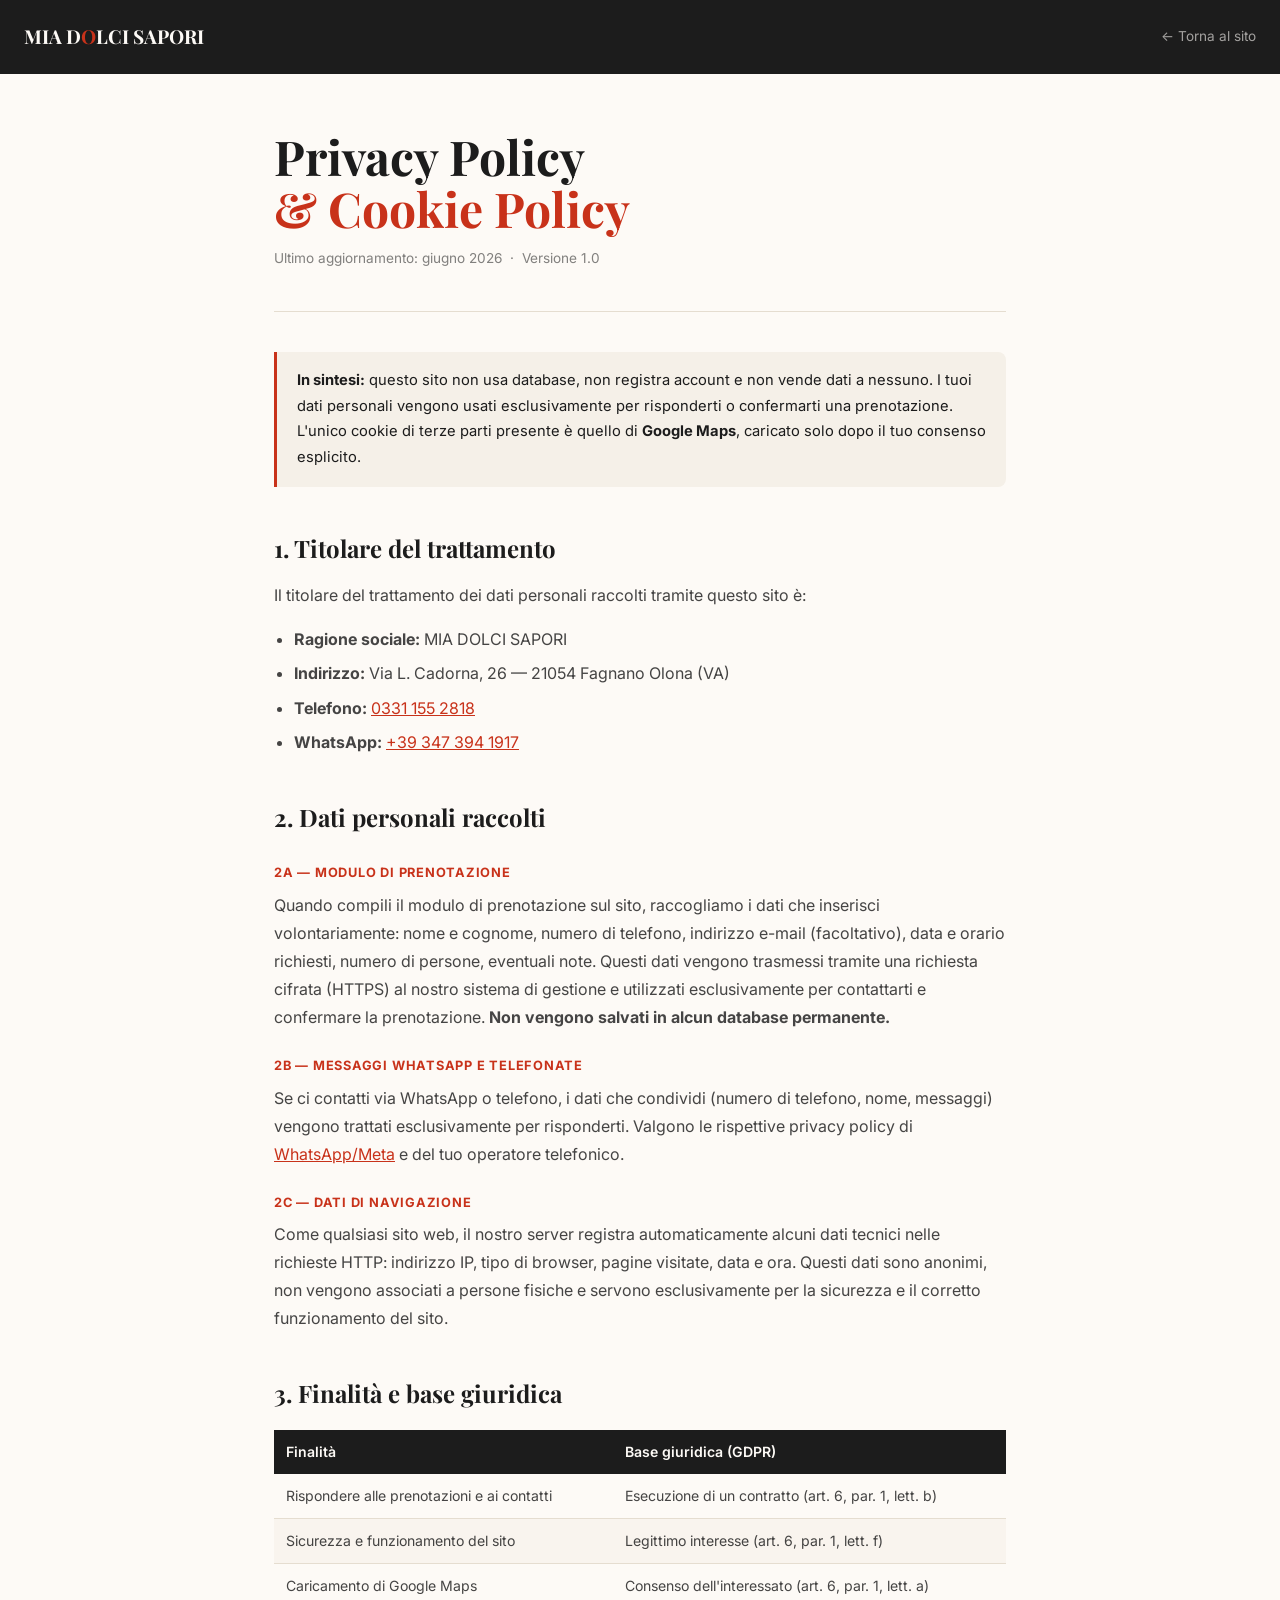
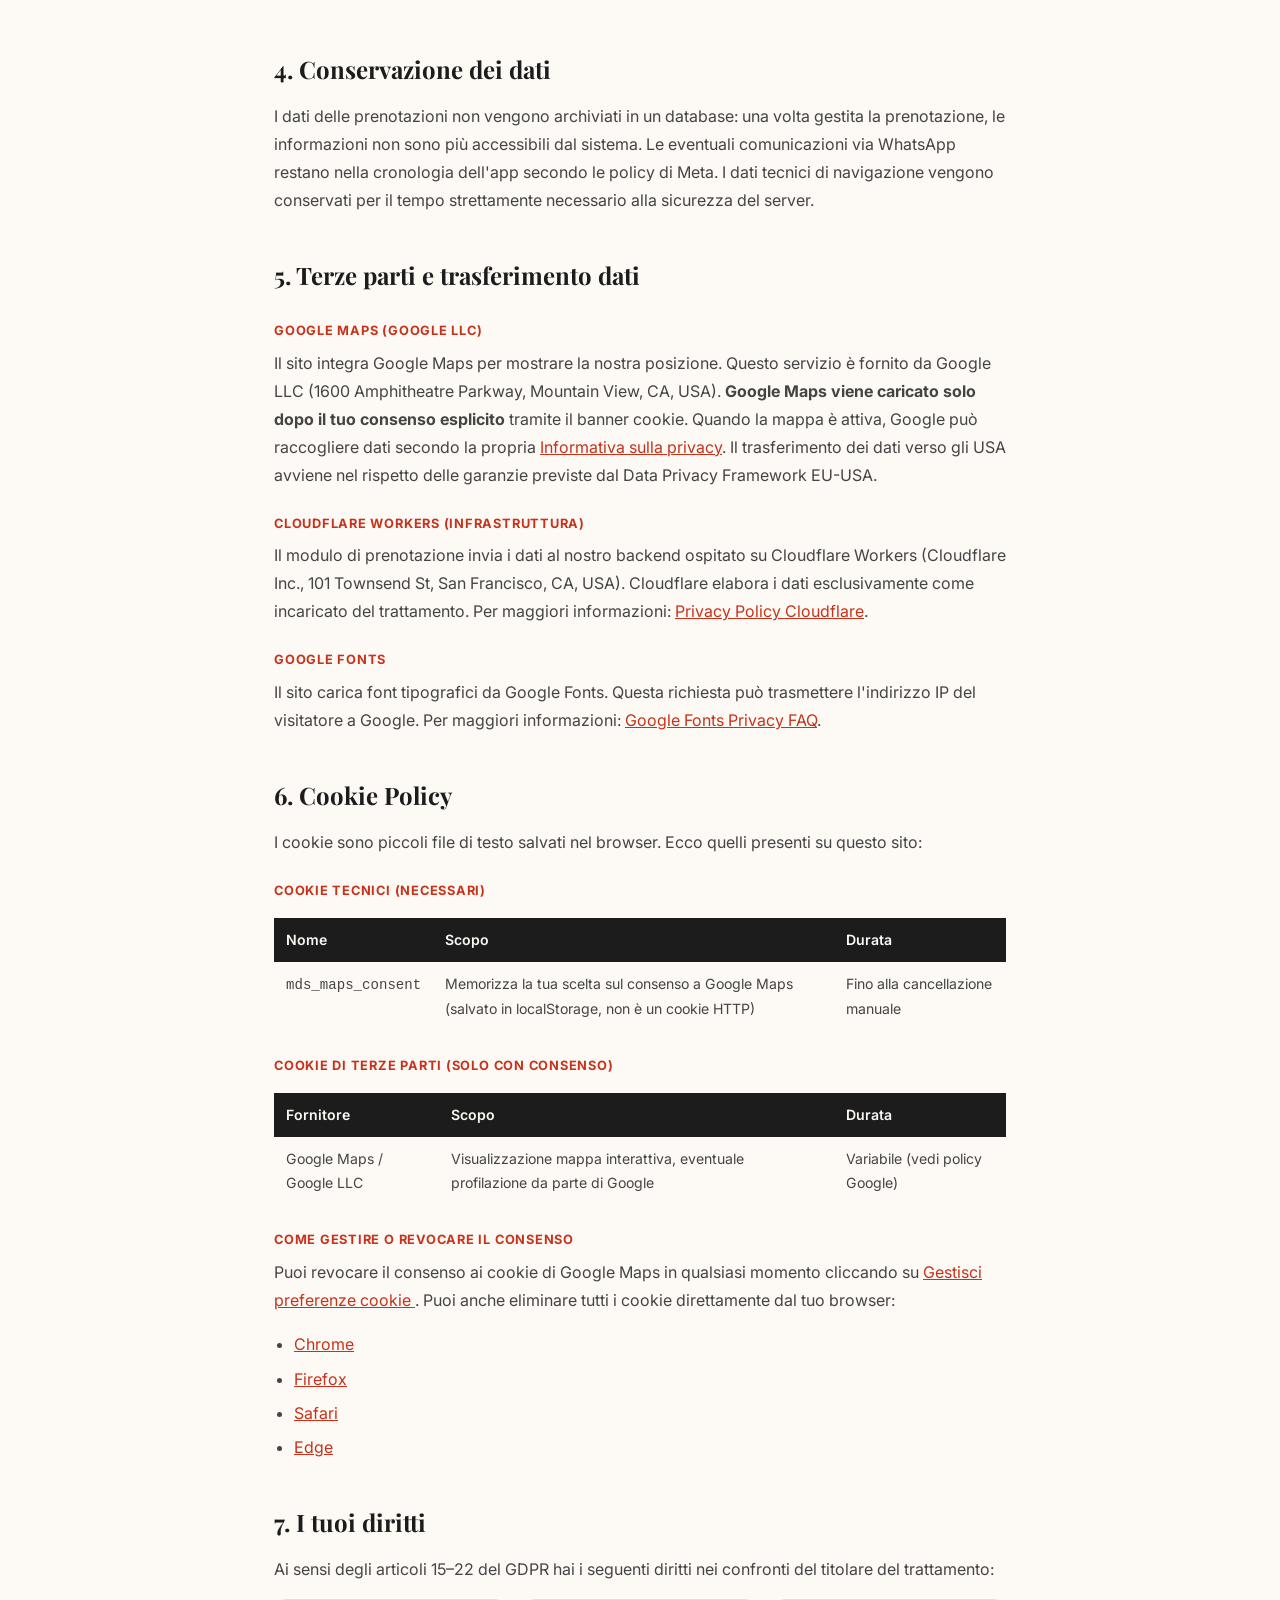
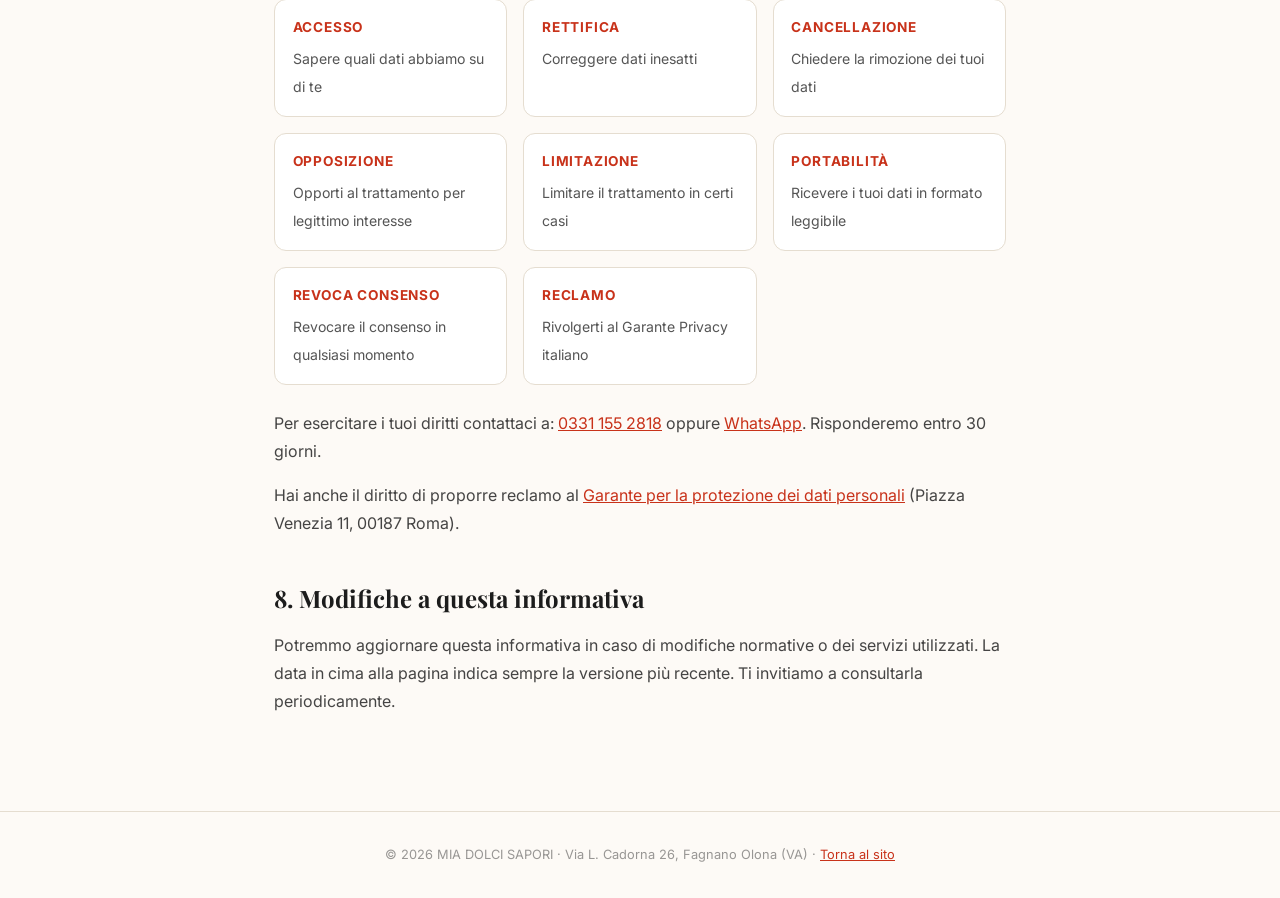
<file: privacy.html>
<!DOCTYPE html>
<html lang="it">
<head>
  <meta charset="UTF-8"/>
  <meta name="viewport" content="width=device-width, initial-scale=1.0"/>
  <title>Privacy Policy & Cookie Policy — MIA DOLCI SAPORI</title>
  <link rel="preconnect" href="https://fonts.googleapis.com"/>
  <link rel="preconnect" href="https://fonts.gstatic.com" crossorigin/>
  <link href="https://fonts.googleapis.com/css2?family=Playfair+Display:wght@600;700&family=Inter:wght@400;500;600&display=swap" rel="stylesheet"/>
  <style>
    *, *::before, *::after { box-sizing: border-box; margin: 0; padding: 0; }
    html { scroll-behavior: smooth; }
    body {
      font-family: 'Inter', system-ui, sans-serif;
      background: #FDFAF6;
      color: #1C1C1C;
      line-height: 1.75;
      font-size: 1rem;
    }
    a { color: #C8321A; }
    a:hover { text-decoration: underline; }

    header {
      background: #1C1C1C;
      padding: 1.25rem 1.5rem;
      display: flex;
      align-items: center;
      gap: 1rem;
    }
    .logo-text {
      font-family: 'Playfair Display', serif;
      font-size: 1.2rem;
      font-weight: 700;
      color: #FDFAF6;
    }
    .logo-text span { color: #C8321A; }
    header a { color: rgba(253,250,246,.6); font-size: .85rem; margin-left: auto; text-decoration: none; }
    header a:hover { color: #FDFAF6; }

    .page {
      max-width: 780px;
      margin-inline: auto;
      padding: 3.5rem 1.5rem 5rem;
    }

    .page-title {
      font-family: 'Playfair Display', serif;
      font-size: clamp(2rem, 5vw, 3rem);
      font-weight: 700;
      color: #1C1C1C;
      line-height: 1.1;
    }
    .page-title span { color: #C8321A; }
    .page-meta {
      margin-top: .75rem;
      font-size: .85rem;
      color: rgba(28,28,28,.55);
    }
    .divider {
      border: none;
      border-top: 1px solid #E5DDD0;
      margin: 2.5rem 0;
    }

    h2 {
      font-family: 'Playfair Display', serif;
      font-size: 1.5rem;
      font-weight: 700;
      color: #1C1C1C;
      margin-top: 2.5rem;
      margin-bottom: .75rem;
    }
    h3 {
      font-size: 1rem;
      font-weight: 700;
      color: #1C1C1C;
      margin-top: 1.5rem;
      margin-bottom: .4rem;
      text-transform: uppercase;
      letter-spacing: .06em;
      font-size: .8rem;
      color: #C8321A;
    }
    p { margin-bottom: 1rem; color: rgba(28,28,28,.82); }
    ul {
      margin: .5rem 0 1rem 1.25rem;
      color: rgba(28,28,28,.82);
    }
    ul li { margin-bottom: .4rem; }

    .info-box {
      background: #F5F0E8;
      border-left: 3px solid #C8321A;
      border-radius: 0 .5rem .5rem 0;
      padding: 1rem 1.25rem;
      margin: 1.25rem 0;
      font-size: .92rem;
    }
    .info-box strong { color: #1C1C1C; }

    .cookie-table {
      width: 100%;
      border-collapse: collapse;
      margin: 1rem 0 1.5rem;
      font-size: .88rem;
    }
    .cookie-table th {
      background: #1C1C1C;
      color: #FDFAF6;
      text-align: left;
      padding: .6rem .75rem;
      font-weight: 600;
    }
    .cookie-table td {
      padding: .6rem .75rem;
      border-bottom: 1px solid #E5DDD0;
      color: rgba(28,28,28,.82);
      vertical-align: top;
    }
    .cookie-table tr:last-child td { border-bottom: none; }
    .cookie-table tr:nth-child(even) td { background: rgba(245,240,232,.5); }

    .rights-grid {
      display: grid;
      grid-template-columns: repeat(auto-fit, minmax(220px, 1fr));
      gap: 1rem;
      margin: 1rem 0 1.5rem;
    }
    .right-item {
      background: #fff;
      border: 1px solid #E5DDD0;
      border-radius: .75rem;
      padding: 1rem 1.1rem;
    }
    .right-item strong {
      display: block;
      font-size: .85rem;
      color: #C8321A;
      margin-bottom: .25rem;
      text-transform: uppercase;
      letter-spacing: .06em;
    }
    .right-item span { font-size: .88rem; color: rgba(28,28,28,.75); }

    footer {
      text-align: center;
      padding: 2rem 1rem;
      font-size: .8rem;
      color: rgba(28,28,28,.45);
      border-top: 1px solid #E5DDD0;
    }
  </style>
</head>
<body>

<header>
  <div class="logo-text">MIA D<span>O</span>LCI SAPORI</div>
  <a href="index.html">← Torna al sito</a>
</header>

<div class="page">

  <h1 class="page-title">Privacy Policy<br/><span>&amp; Cookie Policy</span></h1>
  <p class="page-meta">Ultimo aggiornamento: giugno 2026 &nbsp;·&nbsp; Versione 1.0</p>

  <hr class="divider"/>

  <div class="info-box">
    <strong>In sintesi:</strong> questo sito non usa database, non registra account e non vende dati a nessuno.
    I tuoi dati personali vengono usati esclusivamente per risponderti o confermarti una prenotazione.
    L'unico cookie di terze parti presente è quello di <strong>Google Maps</strong>, caricato solo dopo il tuo consenso esplicito.
  </div>

  <!-- 1. TITOLARE -->
  <h2>1. Titolare del trattamento</h2>
  <p>
    Il titolare del trattamento dei dati personali raccolti tramite questo sito è:
  </p>
  <ul>
    <li><strong>Ragione sociale:</strong> MIA DOLCI SAPORI</li>
    <li><strong>Indirizzo:</strong> Via L. Cadorna, 26 — 21054 Fagnano Olona (VA)</li>
    <li><strong>Telefono:</strong> <a href="tel:+390331552818">0331 155 2818</a></li>
    <li><strong>WhatsApp:</strong> <a href="https://wa.me/393473941917" target="_blank" rel="noopener">+39 347 394 1917</a></li>
  </ul>

  <!-- 2. DATI RACCOLTI -->
  <h2>2. Dati personali raccolti</h2>

  <h3>2a — Modulo di prenotazione</h3>
  <p>
    Quando compili il modulo di prenotazione sul sito, raccogliamo i dati che inserisci volontariamente:
    nome e cognome, numero di telefono, indirizzo e-mail (facoltativo), data e orario richiesti,
    numero di persone, eventuali note. Questi dati vengono trasmessi tramite una richiesta cifrata (HTTPS)
    al nostro sistema di gestione e utilizzati esclusivamente per contattarti e confermare la prenotazione.
    <strong>Non vengono salvati in alcun database permanente.</strong>
  </p>

  <h3>2b — Messaggi WhatsApp e telefonate</h3>
  <p>
    Se ci contatti via WhatsApp o telefono, i dati che condividi (numero di telefono, nome, messaggi)
    vengono trattati esclusivamente per risponderti. Valgono le rispettive privacy policy di
    <a href="https://www.whatsapp.com/legal/privacy-policy" target="_blank" rel="noopener">WhatsApp/Meta</a>
    e del tuo operatore telefonico.
  </p>

  <h3>2c — Dati di navigazione</h3>
  <p>
    Come qualsiasi sito web, il nostro server registra automaticamente alcuni dati tecnici nelle richieste HTTP:
    indirizzo IP, tipo di browser, pagine visitate, data e ora. Questi dati sono anonimi,
    non vengono associati a persone fisiche e servono esclusivamente per la sicurezza e il corretto
    funzionamento del sito.
  </p>

  <!-- 3. FINALITÀ E BASE GIURIDICA -->
  <h2>3. Finalità e base giuridica</h2>
  <table class="cookie-table">
    <thead>
      <tr>
        <th>Finalità</th>
        <th>Base giuridica (GDPR)</th>
      </tr>
    </thead>
    <tbody>
      <tr>
        <td>Rispondere alle prenotazioni e ai contatti</td>
        <td>Esecuzione di un contratto (art. 6, par. 1, lett. b)</td>
      </tr>
      <tr>
        <td>Sicurezza e funzionamento del sito</td>
        <td>Legittimo interesse (art. 6, par. 1, lett. f)</td>
      </tr>
      <tr>
        <td>Caricamento di Google Maps</td>
        <td>Consenso dell'interessato (art. 6, par. 1, lett. a)</td>
      </tr>
    </tbody>
  </table>

  <!-- 4. CONSERVAZIONE -->
  <h2>4. Conservazione dei dati</h2>
  <p>
    I dati delle prenotazioni non vengono archiviati in un database: una volta gestita la prenotazione,
    le informazioni non sono più accessibili dal sistema. Le eventuali comunicazioni via WhatsApp
    restano nella cronologia dell'app secondo le policy di Meta. I dati tecnici di navigazione
    vengono conservati per il tempo strettamente necessario alla sicurezza del server.
  </p>

  <!-- 5. TERZE PARTI -->
  <h2>5. Terze parti e trasferimento dati</h2>

  <h3>Google Maps (Google LLC)</h3>
  <p>
    Il sito integra Google Maps per mostrare la nostra posizione. Questo servizio è fornito da
    Google LLC (1600 Amphitheatre Parkway, Mountain View, CA, USA).
    <strong>Google Maps viene caricato solo dopo il tuo consenso esplicito</strong> tramite il banner
    cookie. Quando la mappa è attiva, Google può raccogliere dati secondo la propria
    <a href="https://policies.google.com/privacy" target="_blank" rel="noopener">Informativa sulla privacy</a>.
    Il trasferimento dei dati verso gli USA avviene nel rispetto delle garanzie previste dal
    Data Privacy Framework EU-USA.
  </p>

  <h3>Cloudflare Workers (infrastruttura)</h3>
  <p>
    Il modulo di prenotazione invia i dati al nostro backend ospitato su Cloudflare Workers
    (Cloudflare Inc., 101 Townsend St, San Francisco, CA, USA). Cloudflare elabora i dati
    esclusivamente come incaricato del trattamento. Per maggiori informazioni:
    <a href="https://www.cloudflare.com/privacypolicy/" target="_blank" rel="noopener">Privacy Policy Cloudflare</a>.
  </p>

  <h3>Google Fonts</h3>
  <p>
    Il sito carica font tipografici da Google Fonts. Questa richiesta può trasmettere l'indirizzo IP
    del visitatore a Google. Per maggiori informazioni:
    <a href="https://developers.google.com/fonts/faq/privacy" target="_blank" rel="noopener">Google Fonts Privacy FAQ</a>.
  </p>

  <!-- 6. COOKIE POLICY -->
  <h2>6. Cookie Policy</h2>
  <p>
    I cookie sono piccoli file di testo salvati nel browser. Ecco quelli presenti su questo sito:
  </p>

  <h3>Cookie tecnici (necessari)</h3>
  <table class="cookie-table">
    <thead>
      <tr><th>Nome</th><th>Scopo</th><th>Durata</th></tr>
    </thead>
    <tbody>
      <tr>
        <td><code>mds_maps_consent</code></td>
        <td>Memorizza la tua scelta sul consenso a Google Maps (salvato in localStorage, non è un cookie HTTP)</td>
        <td>Fino alla cancellazione manuale</td>
      </tr>
    </tbody>
  </table>

  <h3>Cookie di terze parti (solo con consenso)</h3>
  <table class="cookie-table">
    <thead>
      <tr><th>Fornitore</th><th>Scopo</th><th>Durata</th></tr>
    </thead>
    <tbody>
      <tr>
        <td>Google Maps / Google LLC</td>
        <td>Visualizzazione mappa interattiva, eventuale profilazione da parte di Google</td>
        <td>Variabile (vedi policy Google)</td>
      </tr>
    </tbody>
  </table>

  <h3>Come gestire o revocare il consenso</h3>
  <p>
    Puoi revocare il consenso ai cookie di Google Maps in qualsiasi momento cliccando su
    <a href="#" onclick="localStorage.removeItem('mds_maps_consent'); alert('Consenso rimosso. Ricarica la pagina per vedere il banner.'); return false;">
      Gestisci preferenze cookie
    </a>.
    Puoi anche eliminare tutti i cookie direttamente dal tuo browser:
  </p>
  <ul>
    <li><a href="https://support.google.com/chrome/answer/95647" target="_blank" rel="noopener">Chrome</a></li>
    <li><a href="https://support.mozilla.org/it/kb/Eliminare%20i%20cookie" target="_blank" rel="noopener">Firefox</a></li>
    <li><a href="https://support.apple.com/it-it/guide/safari/sfri11471/mac" target="_blank" rel="noopener">Safari</a></li>
    <li><a href="https://support.microsoft.com/it-it/windows/eliminare-e-gestire-i-cookie" target="_blank" rel="noopener">Edge</a></li>
  </ul>

  <!-- 7. DIRITTI -->
  <h2>7. I tuoi diritti</h2>
  <p>
    Ai sensi degli articoli 15–22 del GDPR hai i seguenti diritti nei confronti del titolare del trattamento:
  </p>
  <div class="rights-grid">
    <div class="right-item">
      <strong>Accesso</strong>
      <span>Sapere quali dati abbiamo su di te</span>
    </div>
    <div class="right-item">
      <strong>Rettifica</strong>
      <span>Correggere dati inesatti</span>
    </div>
    <div class="right-item">
      <strong>Cancellazione</strong>
      <span>Chiedere la rimozione dei tuoi dati</span>
    </div>
    <div class="right-item">
      <strong>Opposizione</strong>
      <span>Opporti al trattamento per legittimo interesse</span>
    </div>
    <div class="right-item">
      <strong>Limitazione</strong>
      <span>Limitare il trattamento in certi casi</span>
    </div>
    <div class="right-item">
      <strong>Portabilità</strong>
      <span>Ricevere i tuoi dati in formato leggibile</span>
    </div>
    <div class="right-item">
      <strong>Revoca consenso</strong>
      <span>Revocare il consenso in qualsiasi momento</span>
    </div>
    <div class="right-item">
      <strong>Reclamo</strong>
      <span>Rivolgerti al Garante Privacy italiano</span>
    </div>
  </div>
  <p>
    Per esercitare i tuoi diritti contattaci a:
    <a href="tel:+390331552818">0331 155 2818</a> oppure
    <a href="https://wa.me/393473941917" target="_blank" rel="noopener">WhatsApp</a>.
    Risponderemo entro 30 giorni.
  </p>
  <p>
    Hai anche il diritto di proporre reclamo al
    <a href="https://www.garanteprivacy.it" target="_blank" rel="noopener">Garante per la protezione dei dati personali</a>
    (Piazza Venezia 11, 00187 Roma).
  </p>

  <!-- 8. MODIFICHE -->
  <h2>8. Modifiche a questa informativa</h2>
  <p>
    Potremmo aggiornare questa informativa in caso di modifiche normative o dei servizi utilizzati.
    La data in cima alla pagina indica sempre la versione più recente.
    Ti invitiamo a consultarla periodicamente.
  </p>

</div>

<footer>
  © 2026 MIA DOLCI SAPORI · Via L. Cadorna 26, Fagnano Olona (VA) ·
  <a href="index.html">Torna al sito</a>
</footer>

</body>
</html>
</file>
<file: css/admin.css>
*, *::before, *::after { box-sizing: border-box; margin: 0; padding: 0; }
html { font-size: 16px; }
body {
  font-family: 'Inter', system-ui, sans-serif;
  background: #F0EBE1;
  color: #1C1C1C;
  line-height: 1.5;
  min-height: 100vh;
}

:root {
  --red:      #C8321A;
  --red-dark: #A0280F;
  --accent:   #D4A537;
  --charcoal: #1C1C1C;
  --cream:    #FDFAF6;
  --cream2:   #F5F0E8;
  --card:     #FFFFFF;
  --border:   #E5DDD0;
  --muted:    rgba(28,28,28,.55);
  --font-display: 'Playfair Display', Georgia, serif;
  --radius: 1rem;
  --shadow-sm: 0 1px 4px rgba(0,0,0,.07);
  --shadow-md: 0 4px 16px rgba(0,0,0,.10);
}

.login-wrap {
  min-height: 100vh;
  display: flex;
  align-items: center;
  justify-content: center;
  padding: 2rem;
}
.login-card {
  background: var(--card);
  border-radius: var(--radius);
  box-shadow: var(--shadow-md);
  border: 1px solid var(--border);
  padding: 2.5rem;
  width: 100%;
  max-width: 400px;
  text-align: center;
}
.login-logo {
  font-family: var(--font-display);
  font-size: 2rem;
  font-weight: 800;
  margin-bottom: .25rem;
}
.login-logo span { color: var(--red); }
.login-sub { font-size: .85rem; color: var(--muted); margin-bottom: 2rem; }
.login-card label {
  display: block;
  font-size: .75rem;
  font-weight: 700;
  text-transform: uppercase;
  letter-spacing: .1em;
  color: var(--muted);
  text-align: left;
  margin-bottom: .35rem;
}
.login-card input[type="password"] {
  width: 100%;
  padding: .8rem 1rem;
  border: 1.5px solid var(--border);
  border-radius: .5rem;
  font-size: 1rem;
  font-family: inherit;
  outline: none;
  transition: border-color .15s;
  background: var(--cream2);
  margin-bottom: 1rem;
}
.login-card input[type="password"]:focus { border-color: var(--red); background: #fff; }
.btn-login {
  width: 100%;
  padding: .85rem;
  background: var(--red);
  color: #fff;
  border: none;
  border-radius: 100px;
  font-size: 1rem;
  font-weight: 700;
  font-family: inherit;
  cursor: pointer;
  transition: background .15s;
}
.btn-login:hover { background: var(--red-dark); }
.login-error {
  margin-top: .85rem;
  font-size: .85rem;
  color: var(--red);
  font-weight: 600;
  display: none;
}

.admin-wrap { display: none; flex-direction: column; min-height: 100vh; }

.admin-header {
  background: var(--charcoal);
  color: var(--cream);
  padding: .9rem 1.5rem;
  display: flex;
  align-items: center;
  justify-content: space-between;
  gap: 1rem;
  position: sticky;
  top: 0;
  z-index: 50;
}
.admin-logo {
  font-family: var(--font-display);
  font-size: 1.3rem;
  font-weight: 800;
}
.admin-logo span { color: var(--red); }
.admin-logo-sub {
  font-size: .7rem;
  text-transform: uppercase;
  letter-spacing: .12em;
  color: rgba(253,250,246,.50);
  margin-top: .1rem;
}
.header-right { display: flex; align-items: center; gap: .75rem; }
.btn-logout {
  background: rgba(253,250,246,.1);
  color: var(--cream);
  border: 1px solid rgba(253,250,246,.2);
  padding: .45rem .9rem;
  border-radius: 100px;
  font-size: .8rem;
  font-weight: 600;
  font-family: inherit;
  cursor: pointer;
  transition: background .15s;
}
.btn-logout:hover { background: rgba(253,250,246,.18); }

.day-nav {
  display: flex;
  align-items: center;
  gap: .5rem;
  background: rgba(253,250,246,.07);
  border: 1px solid rgba(253,250,246,.15);
  border-radius: .75rem;
  padding: .4rem .6rem;
}
.day-nav-btn {
  background: none;
  border: none;
  color: var(--cream);
  font-size: 1.4rem;
  cursor: pointer;
  line-height: 1;
  padding: 0 .25rem;
  opacity: .7;
  transition: opacity .15s;
  font-family: inherit;
}
.day-nav-btn:hover { opacity: 1; }
.day-nav-center {
  text-align: center;
  min-width: 130px;
}
.day-nav-label {
  font-weight: 700;
  font-size: .95rem;
  color: var(--cream);
}
.day-nav-full {
  font-size: .68rem;
  color: rgba(253,250,246,.45);
  text-transform: capitalize;
  margin-top: .05rem;
}
.day-nav-today {
  background: var(--red);
  color: #fff;
  border: none;
  border-radius: .5rem;
  padding: .3rem .7rem;
  font-size: .75rem;
  font-weight: 700;
  cursor: pointer;
  font-family: inherit;
  transition: background .15s;
  margin-left: .25rem;
}
.day-nav-today:hover { background: var(--red-dark); }

.admin-main {
  flex: 1;
  padding: 1.5rem;
  max-width: 1200px;
  width: 100%;
  margin-inline: auto;
}

.stats-row {
  display: grid;
  grid-template-columns: repeat(4, 1fr);
  gap: 1rem;
  margin-bottom: 1.5rem;
}
@media (max-width: 700px) {
  .stats-row { grid-template-columns: repeat(2, 1fr); }
}
.stat-card {
  background: var(--card);
  border-radius: .85rem;
  border: 1px solid var(--border);
  padding: 1.1rem 1.25rem;
  box-shadow: var(--shadow-sm);
}
.stat-card .s-lbl {
  font-size: .68rem;
  font-weight: 700;
  text-transform: uppercase;
  letter-spacing: .12em;
  color: var(--muted);
}
.stat-card .s-val {
  font-family: var(--font-display);
  font-size: 2rem;
  font-weight: 700;
  line-height: 1.1;
  margin-top: .25rem;
  color: var(--charcoal);
}
.stat-card .s-val.red   { color: var(--red); }
.stat-card .s-val.green { color: #2e7d32; }
.stat-card .s-val.amber { color: #e65100; }

.toolbar {
  background: var(--card);
  border-radius: .85rem;
  border: 1px solid var(--border);
  padding: 1rem 1.25rem;
  margin-bottom: 1rem;
  display: flex;
  gap: .75rem;
  align-items: center;
  flex-wrap: wrap;
  box-shadow: var(--shadow-sm);
}
.toolbar-search {
  flex: 1;
  min-width: 180px;
  max-width: 300px;
  position: relative;
}
.toolbar-search input {
  width: 100%;
  padding: .65rem .9rem .65rem 2.4rem;
  border: 1.5px solid var(--border);
  border-radius: .5rem;
  font-size: .92rem;
  font-family: inherit;
  outline: none;
  background: var(--cream2);
  transition: border-color .15s;
}
.toolbar-search input:focus { border-color: var(--red); background: #fff; }
.toolbar-search .search-icon {
  position: absolute;
  left: .75rem;
  top: 50%;
  transform: translateY(-50%);
  color: var(--muted);
  font-size: 1rem;
  pointer-events: none;
}
.toolbar select {
  padding: .65rem .9rem;
  border: 1.5px solid var(--border);
  border-radius: .5rem;
  font-size: .88rem;
  font-family: inherit;
  background: var(--cream2);
  color: var(--charcoal);
  outline: none;
  cursor: pointer;
  transition: border-color .15s;
}
.toolbar select:focus { border-color: var(--red); }
.spacer { flex: 1; }
.btn-export {
  padding: .6rem 1.1rem;
  background: none;
  border: 1.5px solid var(--border);
  border-radius: .5rem;
  font-size: .85rem;
  font-weight: 600;
  font-family: inherit;
  cursor: pointer;
  color: var(--charcoal);
  transition: background .15s, border-color .15s;
  white-space: nowrap;
}
.btn-export:hover { background: var(--charcoal); color: #fff; border-color: var(--charcoal); }

.table-card {
  background: var(--card);
  border-radius: var(--radius);
  border: 1px solid var(--border);
  box-shadow: var(--shadow-sm);
  overflow: hidden;
}
.table-scroll { overflow-x: auto; }
table {
  width: 100%;
  border-collapse: collapse;
  font-size: .9rem;
}
thead th {
  background: #F7F3EE;
  text-align: left;
  padding: .85rem 1rem;
  font-size: .68rem;
  font-weight: 700;
  text-transform: uppercase;
  letter-spacing: .12em;
  color: var(--muted);
  border-bottom: 1px solid var(--border);
  white-space: nowrap;
}
tbody tr { transition: background .12s; }
tbody tr:hover { background: #FDFAF6; }
tbody tr:not(:last-child) td { border-bottom: 1px solid var(--border); }
tbody td {
  padding: 1rem 1rem;
  vertical-align: middle;
  color: var(--charcoal);
}

.td-name strong { font-weight: 600; font-size: .93rem; display: block; }
.td-name small  { font-size: .8rem; color: var(--muted); }

.td-date { white-space: nowrap; }
.td-date .date-main { font-weight: 600; font-size: .9rem; }
.td-date .date-day  { font-size: .78rem; color: var(--muted); text-transform: capitalize; }

.badge {
  display: inline-flex;
  align-items: center;
  gap: .3rem;
  padding: .3rem .75rem;
  border-radius: 100px;
  font-size: .72rem;
  font-weight: 700;
  text-transform: uppercase;
  letter-spacing: .06em;
  white-space: nowrap;
}
.badge-new       { background: #FFF3E0; color: #E65100; }
.badge-confirmed { background: #E8F5E9; color: #2E7D32; }
.badge-cancelled { background: #FCE4EC; color: #C62828; }

.notes-cell {
  max-width: 180px;
  font-size: .82rem;
  color: var(--muted);
  white-space: nowrap;
  overflow: hidden;
  text-overflow: ellipsis;
}

.action-btns { display: flex; gap: .4rem; }
.btn-action {
  padding: .5rem .85rem;
  border-radius: .5rem;
  font-size: .8rem;
  font-weight: 700;
  border: 1.5px solid;
  cursor: pointer;
  font-family: inherit;
  transition: background .15s, color .15s;
  min-width: 2.5rem;
  text-align: center;
}
.btn-confirm { background: #E8F5E9; color: #2E7D32; border-color: #81C784; }
.btn-confirm:hover { background: #81C784; color: #fff; }
.btn-cancel  { background: #FCE4EC; color: #C62828; border-color: #EF9A9A; }
.btn-cancel:hover  { background: #EF9A9A; color: #fff; }
.btn-del     { background: #fff; color: var(--muted); border-color: var(--border); }
.btn-del:hover { background: var(--charcoal); color: #fff; border-color: var(--charcoal); }

.empty-state {
  text-align: center;
  padding: 4rem 2rem;
  color: var(--muted);
}
.empty-state .icon { font-size: 2.5rem; margin-bottom: .75rem; opacity: .5; }
.empty-state p { font-size: .95rem; }

.table-footer {
  padding: .85rem 1rem;
  border-top: 1px solid var(--border);
  font-size: .8rem;
  color: var(--muted);
  display: flex;
  justify-content: space-between;
  align-items: center;
  flex-wrap: wrap;
  gap: .5rem;
  background: #F7F3EE;
}

.modal-overlay {
  position: fixed;
  inset: 0;
  background: rgba(28,28,28,.55);
  z-index: 200;
  display: flex;
  align-items: center;
  justify-content: center;
  padding: 1.5rem;
  display: none;
}
.modal-overlay.open { display: flex; }
.modal {
  background: var(--card);
  border-radius: var(--radius);
  box-shadow: 0 20px 60px rgba(0,0,0,.2);
  width: 100%;
  max-width: 480px;
  padding: 2rem;
}
.modal-header {
  display: flex;
  justify-content: space-between;
  align-items: flex-start;
  margin-bottom: 1.5rem;
}
.modal-header h3 { font-family: var(--font-display); font-size: 1.4rem; }
.modal-close {
  background: none; border: none; font-size: 1.4rem; cursor: pointer; color: var(--muted); padding: 0 .25rem; line-height: 1;
}
.modal-row {
  display: flex;
  gap: 1rem;
  padding: .6rem 0;
  border-bottom: 1px solid var(--border);
  font-size: .93rem;
}
.modal-row:last-child { border-bottom: none; }
.modal-row-lbl { font-weight: 700; color: var(--muted); font-size: .75rem; text-transform: uppercase; letter-spacing: .1em; min-width: 110px; padding-top: .1rem; }
.modal-row-val { flex: 1; color: var(--charcoal); line-height: 1.55; }
.modal-actions { display: flex; gap: .75rem; margin-top: 1.5rem; }
.modal-actions button { flex: 1; padding: .75rem; border-radius: .5rem; font-size: .9rem; font-weight: 700; border: 1.5px solid; cursor: pointer; font-family: inherit; transition: .15s; }

@media (max-width: 700px) {
  .header-right { flex-wrap: wrap; justify-content: flex-end; }
  .day-nav-center { min-width: 100px; }
}
@media (max-width: 600px) {
  .admin-main { padding: 1rem; }
  .toolbar { flex-direction: column; align-items: stretch; }
  .toolbar-search { max-width: none; }
  table { font-size: .82rem; }
  tbody td { padding: .75rem .75rem; }
}
</file>
